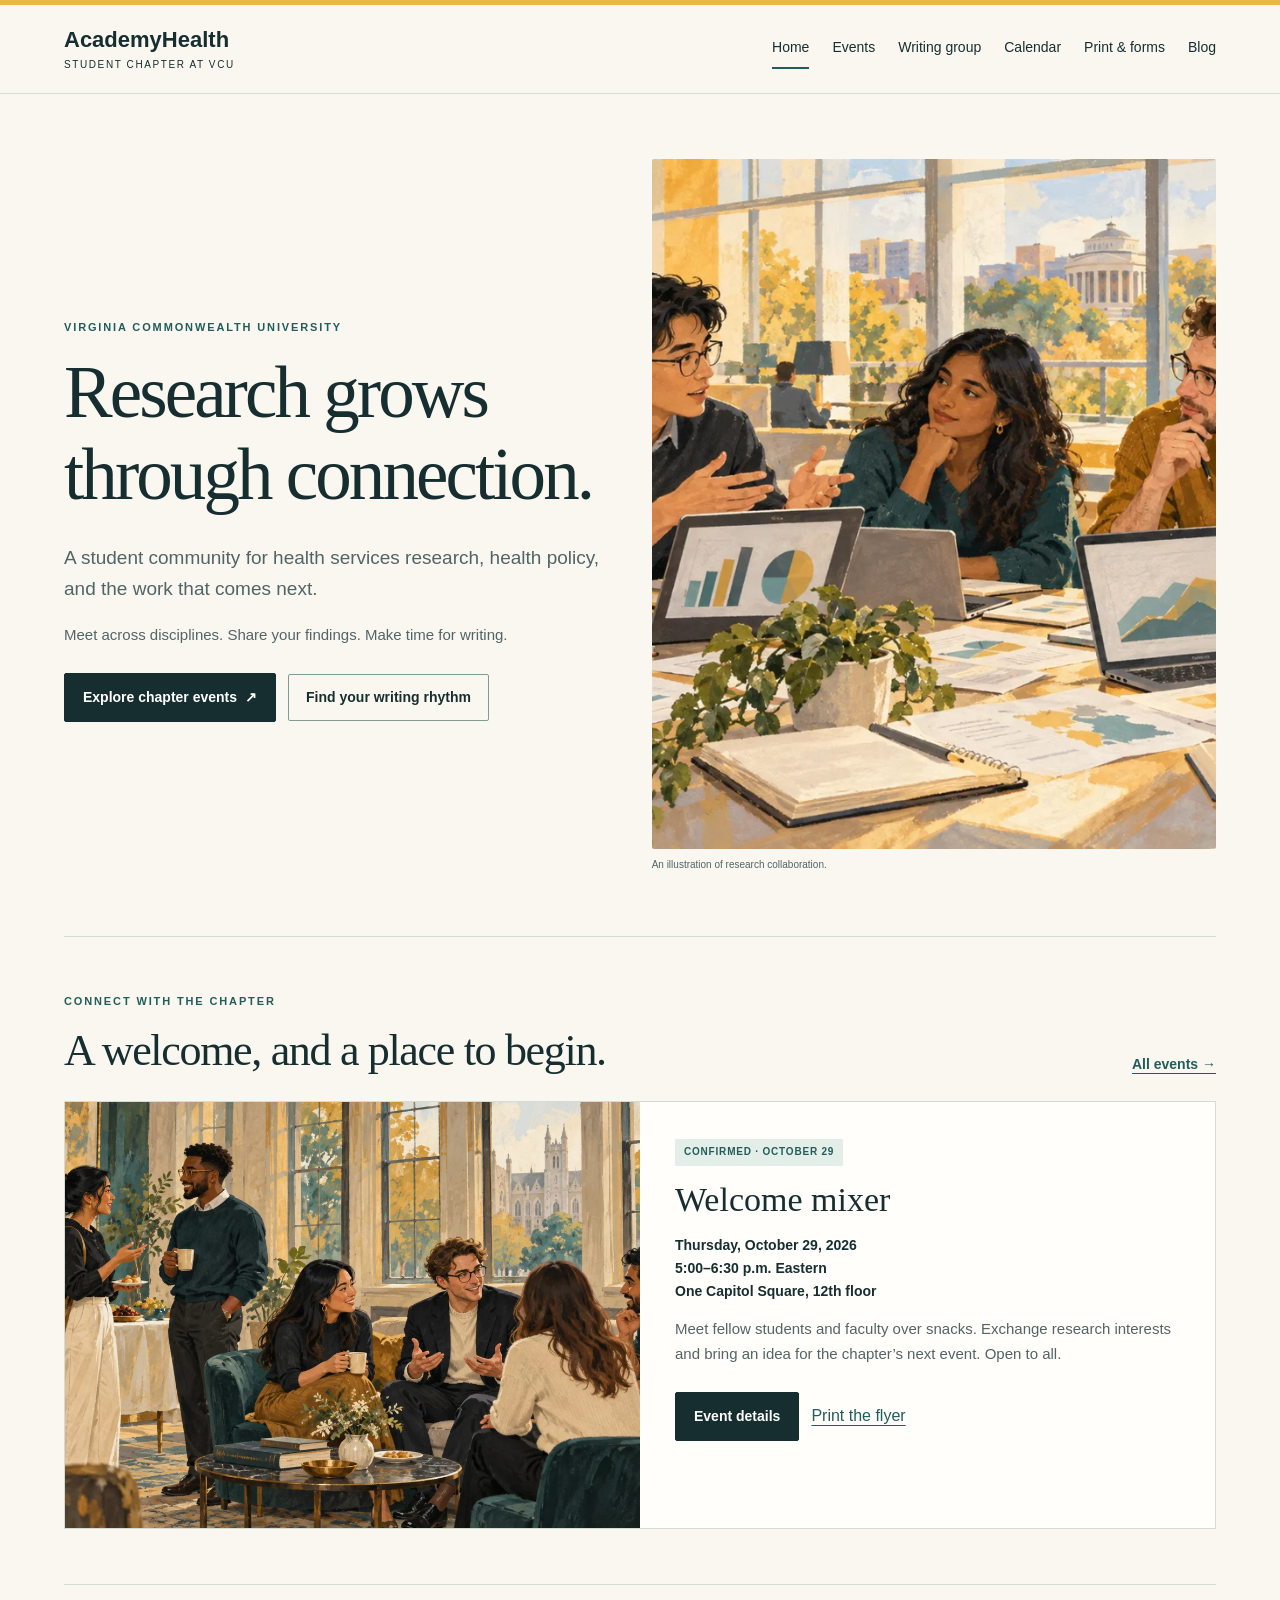
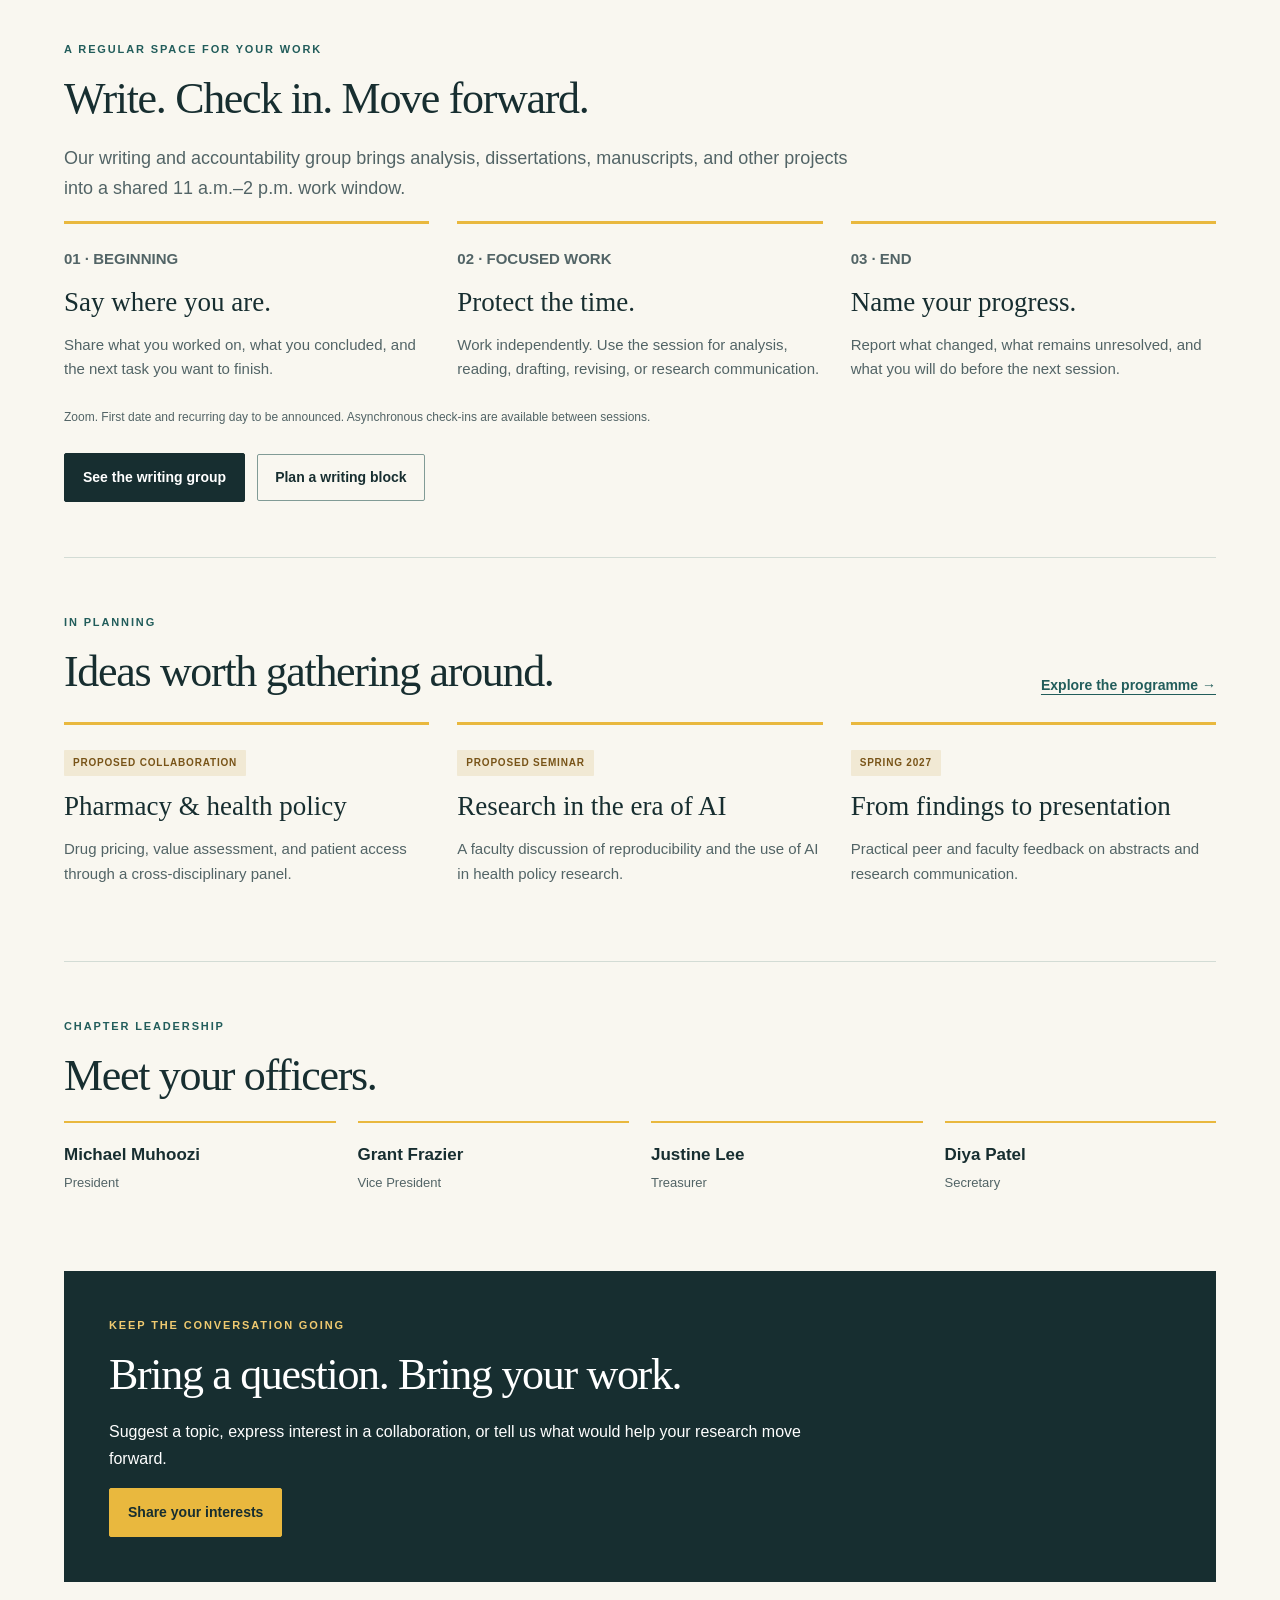
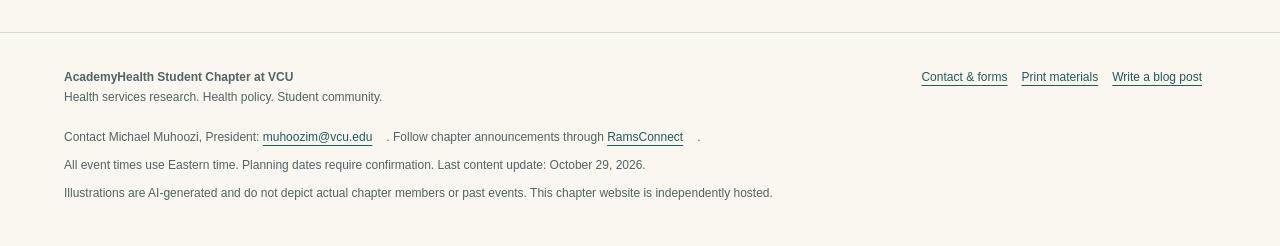
<file: index.html>
<!doctype html>
<html lang="en"><head><meta charset="utf-8"><meta name="viewport" content="width=device-width,initial-scale=1"><meta name="description" content="Research, writing, health policy, and community. Explore AcademyHealth Student Chapter at VCU events, writing resources, and printable forms."><meta name="color-scheme" content="light"><title>Research, writing &amp; community | AcademyHealth at VCU</title><link rel="icon" href="favicon.svg" type="image/svg+xml"><link rel="stylesheet" href="styles.css"><script src="site-data.js" defer></script><script src="calendar-utils.js" defer></script><script src="app.js" defer></script></head>
<body data-page="index"><a class="skip" href="#main">Skip to content</a><div class="topline"></div><header><nav class="wrap nav" aria-label="Main navigation"><a class="brand" href="index.html">AcademyHealth<small>Student Chapter at VCU</small></a><button class="menu-toggle" type="button" aria-expanded="false" aria-controls="navlinks">Menu</button><div id="navlinks" class="navlinks"><a href="index.html" aria-current="page">Home</a><a href="events.html">Events</a><a href="writing.html">Writing group</a><a href="calendar.html">Calendar</a><a href="resources.html">Print & forms</a><a href="blog.html">Blog</a></div></nav></header>
<main id="main" class="wrap">
<section class="hero"><div><p class="eyebrow">Virginia Commonwealth University</p><h1>Research grows<br>through connection.</h1><p class="lead">A student community for health services research, health policy, and the work that comes next.</p><p class="detail">Meet across disciplines. Share your findings. Make time for writing.</p><div class="actions"><a class="button" href="events.html">Explore chapter events <span aria-hidden="true">↗</span></a><a class="button secondary" href="writing.html">Find your writing rhythm</a></div></div><figure class="hero-image"><img src="research-collaboration.webp" alt="Illustrated graduate students discuss research around a table with laptops, charts, and notebooks." width="800" height="690"><figcaption>An illustration of research collaboration.</figcaption></figure></section>
<section class="section"><div class="section-head"><div><p class="eyebrow">Connect with the chapter</p><h2>A welcome, and a place to begin.</h2></div><a class="link-arrow" href="events.html">All events →</a></div><article class="feature"><img src="chapter-networking.webp" alt="Illustrated students exchange ideas at a campus gathering." width="800" height="590" loading="lazy"><div class="feature-content"><span class="status">Confirmed · October 29</span><h3>Welcome mixer</h3><p class="event-meta">Thursday, October 29, 2026<br>5:00–6:30 p.m. Eastern<br>One Capitol Square, 12th floor</p><p class="detail">Meet fellow students and faculty over snacks. Exchange research interests and bring an idea for the chapter’s next event. Open to all.</p><div class="actions"><a class="button" href="events.html#mixer">Event details</a><a href="mixer-flyer.pdf">Print the flyer</a></div></div></article></section>
<section class="section"><p class="eyebrow">A regular space for your work</p><h2>Write. Check in. Move forward.</h2><p class="intro">Our writing and accountability group brings analysis, dissertations, manuscripts, and other projects into a shared 11 a.m.–2 p.m. work window.</p><div class="three"><article class="tile"><p class="flow-number">01 · BEGINNING</p><h3>Say where you are.</h3><p>Share what you worked on, what you concluded, and the next task you want to finish.</p></article><article class="tile"><p class="flow-number">02 · FOCUSED WORK</p><h3>Protect the time.</h3><p>Work independently. Use the session for analysis, reading, drafting, revising, or research communication.</p></article><article class="tile"><p class="flow-number">03 · END</p><h3>Name your progress.</h3><p>Report what changed, what remains unresolved, and what you will do before the next session.</p></article></div><p class="small">Zoom. First date and recurring day to be announced. Asynchronous check-ins are available between sessions.</p><div class="actions"><a class="button" href="writing.html">See the writing group</a><a class="button secondary" href="calendar.html">Plan a writing block</a></div></section>
<section class="section"><div class="section-head"><div><p class="eyebrow">In planning</p><h2>Ideas worth gathering around.</h2></div><a class="link-arrow" href="events.html">Explore the programme →</a></div><div class="three"><article class="tile"><span class="status proposed">Proposed collaboration</span><h3>Pharmacy & health policy</h3><p>Drug pricing, value assessment, and patient access through a cross-disciplinary panel.</p></article><article class="tile"><span class="status proposed">Proposed seminar</span><h3>Research in the era of AI</h3><p>A faculty discussion of reproducibility and the use of AI in health policy research.</p></article><article class="tile"><span class="status proposed">Spring 2027</span><h3>From findings to presentation</h3><p>Practical peer and faculty feedback on abstracts and research communication.</p></article></div></section>
<section class="section"><p class="eyebrow">Chapter leadership</p><h2>Meet your officers.</h2><div class="people"><div class="person"><strong>Michael Muhoozi</strong><span>President</span></div><div class="person"><strong>Grant Frazier</strong><span>Vice President</span></div><div class="person"><strong>Justine Lee</strong><span>Treasurer</span></div><div class="person"><strong>Diya Patel</strong><span>Secretary</span></div></div></section>
<section class="band"><p class="eyebrow">Keep the conversation going</p><h2>Bring a question. Bring your work.</h2><p>Suggest a topic, express interest in a collaboration, or tell us what would help your research move forward.</p><a class="button light" href="forms.html#interest">Share your interests</a></section>
</main><footer class="footer"><div class="wrap"><div class="footer-top"><div><strong>AcademyHealth Student Chapter at VCU</strong><br>Health services research. Health policy. Student community.</div><div><a href="forms.html">Contact & forms</a><a href="resources.html">Print materials</a><a href="editor.html">Write a blog post</a></div></div><p>Contact Michael Muhoozi, President: <a href="mailto:muhoozim@vcu.edu">muhoozim@vcu.edu</a>. Follow chapter announcements through <a href="https://ramsconnect.vcu.edu/club_signup" target="_blank" rel="noopener noreferrer">RamsConnect</a>.</p><p>All event times use Eastern time. Planning dates require confirmation. Last content update: October 29, 2026.</p><p>Illustrations are AI-generated and do not depict actual chapter members or past events. This chapter website is independently hosted.</p></div></footer></body></html>
</file>
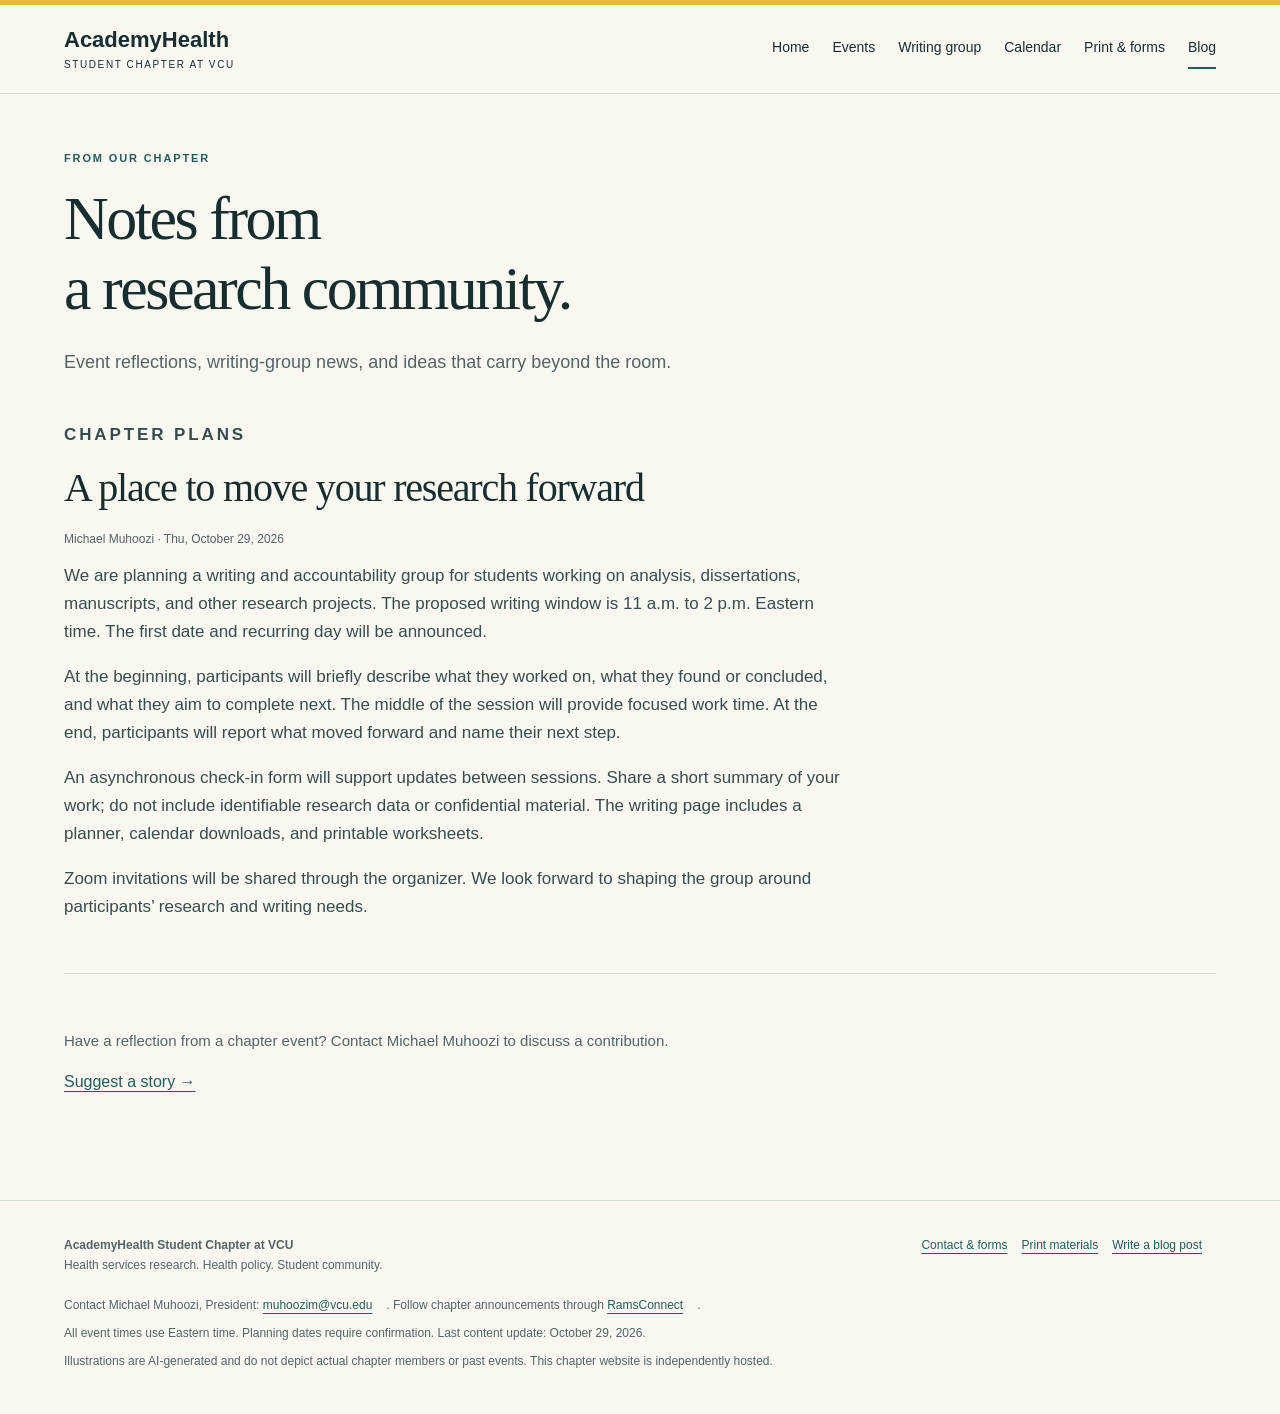
<file: blog.html>
<!doctype html>
<html lang="en"><head><meta charset="utf-8"><meta name="viewport" content="width=device-width,initial-scale=1"><meta name="description" content="Research, writing, health policy, and community. Explore AcademyHealth Student Chapter at VCU events, writing resources, and printable forms."><meta name="color-scheme" content="light"><title>Chapter blog | AcademyHealth at VCU</title><link rel="icon" href="favicon.svg" type="image/svg+xml"><link rel="stylesheet" href="styles.css"><script src="site-data.js" defer></script><script src="calendar-utils.js" defer></script><script src="app.js" defer></script></head>
<body data-page="blog"><a class="skip" href="#main">Skip to content</a><div class="topline"></div><header><nav class="wrap nav" aria-label="Main navigation"><a class="brand" href="index.html">AcademyHealth<small>Student Chapter at VCU</small></a><button class="menu-toggle" type="button" aria-expanded="false" aria-controls="navlinks">Menu</button><div id="navlinks" class="navlinks"><a href="index.html">Home</a><a href="events.html">Events</a><a href="writing.html">Writing group</a><a href="calendar.html">Calendar</a><a href="resources.html">Print & forms</a><a href="blog.html" aria-current="page">Blog</a></div></nav></header>
<main id="main" class="wrap">
<section class="page-title"><p class="eyebrow">From our chapter</p><h1>Notes from<br>a research community.</h1><p class="intro">Event reflections, writing-group news, and ideas that carry beyond the room.</p></section><section id="blog-posts" aria-label="Chapter blog posts"></section><section class="section"><p class="detail">Have a reflection from a chapter event? Contact Michael Muhoozi to discuss a contribution.</p><a href="forms.html?form=topic#topic">Suggest a story →</a></section>
</main><footer class="footer"><div class="wrap"><div class="footer-top"><div><strong>AcademyHealth Student Chapter at VCU</strong><br>Health services research. Health policy. Student community.</div><div><a href="forms.html">Contact & forms</a><a href="resources.html">Print materials</a><a href="editor.html">Write a blog post</a></div></div><p>Contact Michael Muhoozi, President: <a href="mailto:muhoozim@vcu.edu">muhoozim@vcu.edu</a>. Follow chapter announcements through <a href="https://ramsconnect.vcu.edu/club_signup" target="_blank" rel="noopener noreferrer">RamsConnect</a>.</p><p>All event times use Eastern time. Planning dates require confirmation. Last content update: October 29, 2026.</p><p>Illustrations are AI-generated and do not depict actual chapter members or past events. This chapter website is independently hosted.</p></div></footer></body></html>
</file>
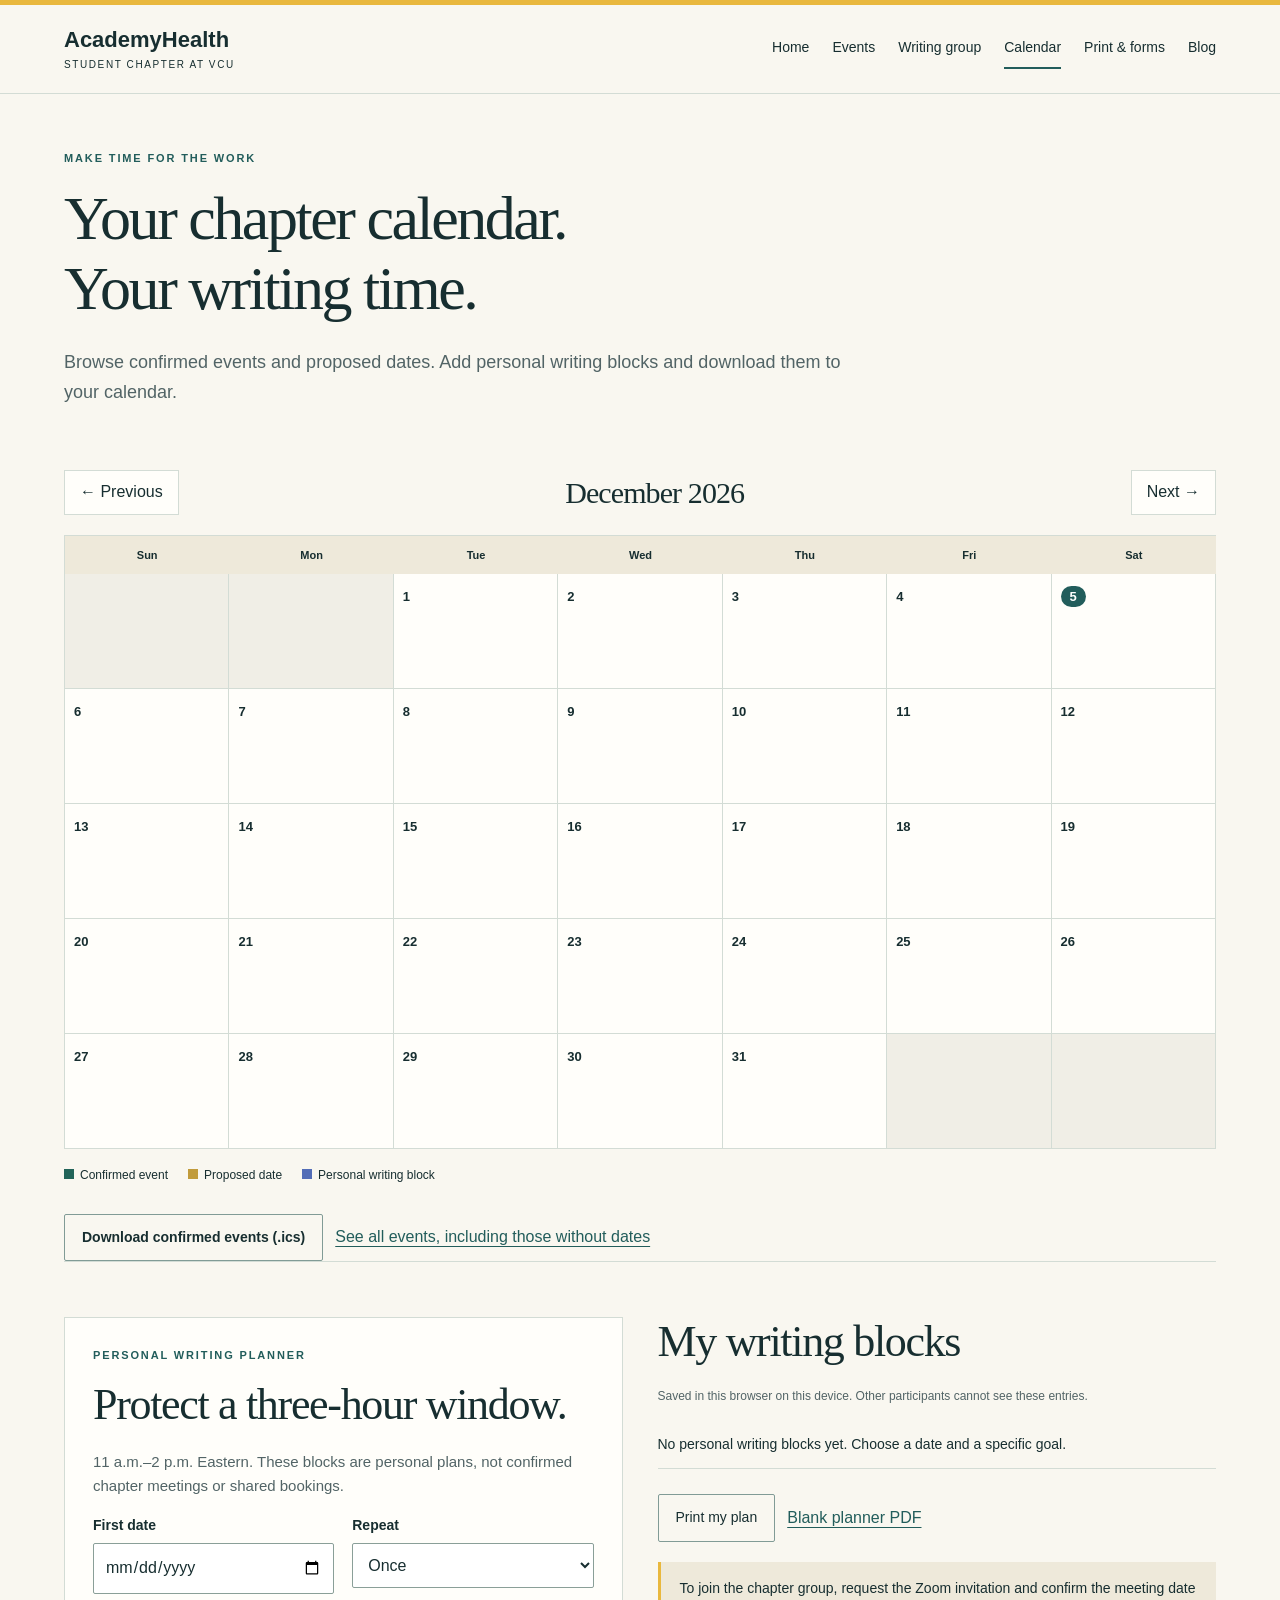
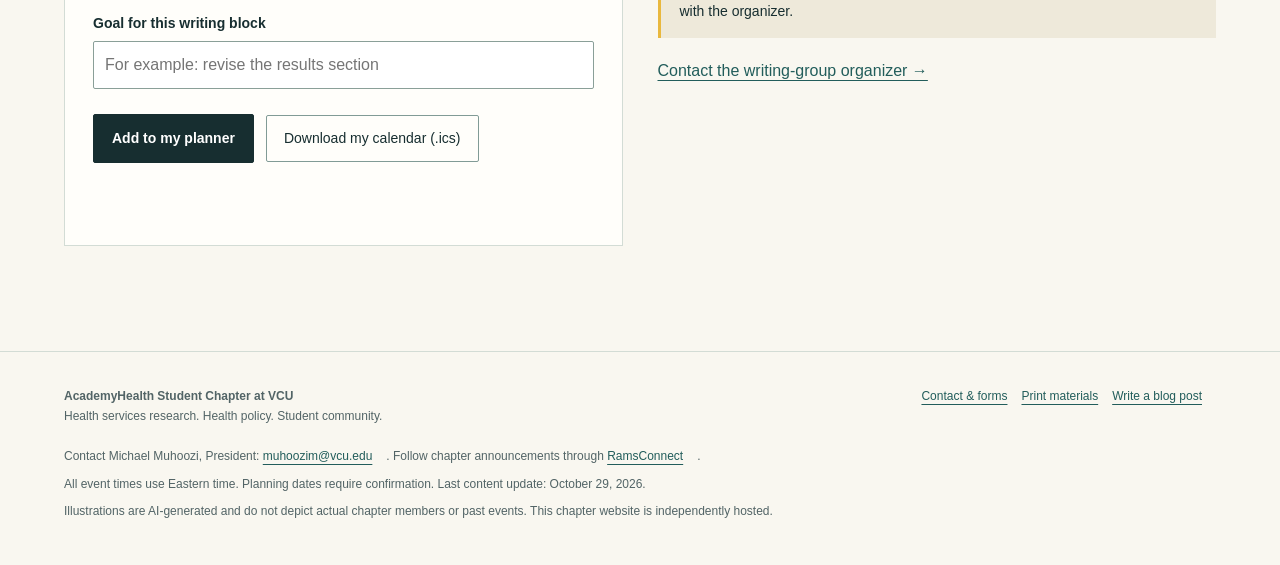
<file: calendar.html>
<!doctype html>
<html lang="en"><head><meta charset="utf-8"><meta name="viewport" content="width=device-width,initial-scale=1"><meta name="description" content="Research, writing, health policy, and community. Explore AcademyHealth Student Chapter at VCU events, writing resources, and printable forms."><meta name="color-scheme" content="light"><title>Calendar &amp; writing planner | AcademyHealth at VCU</title><link rel="icon" href="favicon.svg" type="image/svg+xml"><link rel="stylesheet" href="styles.css"><script src="site-data.js" defer></script><script src="calendar-utils.js" defer></script><script src="app.js" defer></script></head>
<body data-page="calendar"><a class="skip" href="#main">Skip to content</a><div class="topline"></div><header><nav class="wrap nav" aria-label="Main navigation"><a class="brand" href="index.html">AcademyHealth<small>Student Chapter at VCU</small></a><button class="menu-toggle" type="button" aria-expanded="false" aria-controls="navlinks">Menu</button><div id="navlinks" class="navlinks"><a href="index.html">Home</a><a href="events.html">Events</a><a href="writing.html">Writing group</a><a href="calendar.html" aria-current="page">Calendar</a><a href="resources.html">Print & forms</a><a href="blog.html">Blog</a></div></nav></header>
<main id="main" class="wrap">
<section class="page-title"><p class="eyebrow">Make time for the work</p><h1>Your chapter calendar.<br>Your writing time.</h1><p class="intro">Browse confirmed events and proposed dates. Add personal writing blocks and download them to your calendar.</p></section>
<div class="calendar-toolbar"><button id="previous-month" type="button" aria-label="Previous month">← Previous</button><h2 id="calendar-title" aria-live="polite"></h2><button id="next-month" type="button" aria-label="Next month">Next →</button></div><div id="calendar-grid" class="calendar" role="group" aria-label="Monthly event calendar"></div><div class="legend"><span>Confirmed event</span><span>Proposed date</span><span>Personal writing block</span></div><div class="actions no-print"><a class="button secondary" href="chapter-events.ics" download>Download confirmed events (.ics)</a><a href="events.html">See all events, including those without dates</a></div>
<section id="planner" class="section two"><div class="panel"><p class="eyebrow">Personal writing planner</p><h2>Protect a three-hour window.</h2><p class="detail">11 a.m.–2 p.m. Eastern. These blocks are personal plans, not confirmed chapter meetings or shared bookings.</p><form id="planner-form"><div class="form-grid"><div><label for="block-date">First date</label><input id="block-date" name="date" type="date" required></div><div><label for="block-repeat">Repeat</label><select id="block-repeat" name="repeat"><option value="1">Once</option><option value="4">Weekly, 4 sessions</option><option value="8">Weekly, 8 sessions</option><option value="12">Weekly, 12 sessions</option></select></div><div class="full"><label for="block-goal">Goal for this writing block</label><input id="block-goal" name="goal" maxlength="160" placeholder="For example: revise the results section" required></div></div><div class="actions"><button class="primary" type="submit">Add to my planner</button><button class="secondary" id="download-blocks" type="button">Download my calendar (.ics)</button></div><p id="planner-feedback" class="feedback" role="status"></p></form></div><div><h2>My writing blocks</h2><p class="small">Saved in this browser on this device. Other participants cannot see these entries.</p><ul id="block-list" class="block-list"></ul><div class="actions"><button type="button" class="secondary" id="print-planner">Print my plan</button><a href="weekly-writing-planner.pdf">Blank planner PDF</a></div><div class="notice">To join the chapter group, request the Zoom invitation and confirm the meeting date with the organizer.</div><a href="forms.html?form=interest&event=writing#interest">Contact the writing-group organizer →</a></div></section>
</main><footer class="footer"><div class="wrap"><div class="footer-top"><div><strong>AcademyHealth Student Chapter at VCU</strong><br>Health services research. Health policy. Student community.</div><div><a href="forms.html">Contact & forms</a><a href="resources.html">Print materials</a><a href="editor.html">Write a blog post</a></div></div><p>Contact Michael Muhoozi, President: <a href="mailto:muhoozim@vcu.edu">muhoozim@vcu.edu</a>. Follow chapter announcements through <a href="https://ramsconnect.vcu.edu/club_signup" target="_blank" rel="noopener noreferrer">RamsConnect</a>.</p><p>All event times use Eastern time. Planning dates require confirmation. Last content update: October 29, 2026.</p><p>Illustrations are AI-generated and do not depict actual chapter members or past events. This chapter website is independently hosted.</p></div></footer></body></html>
</file>
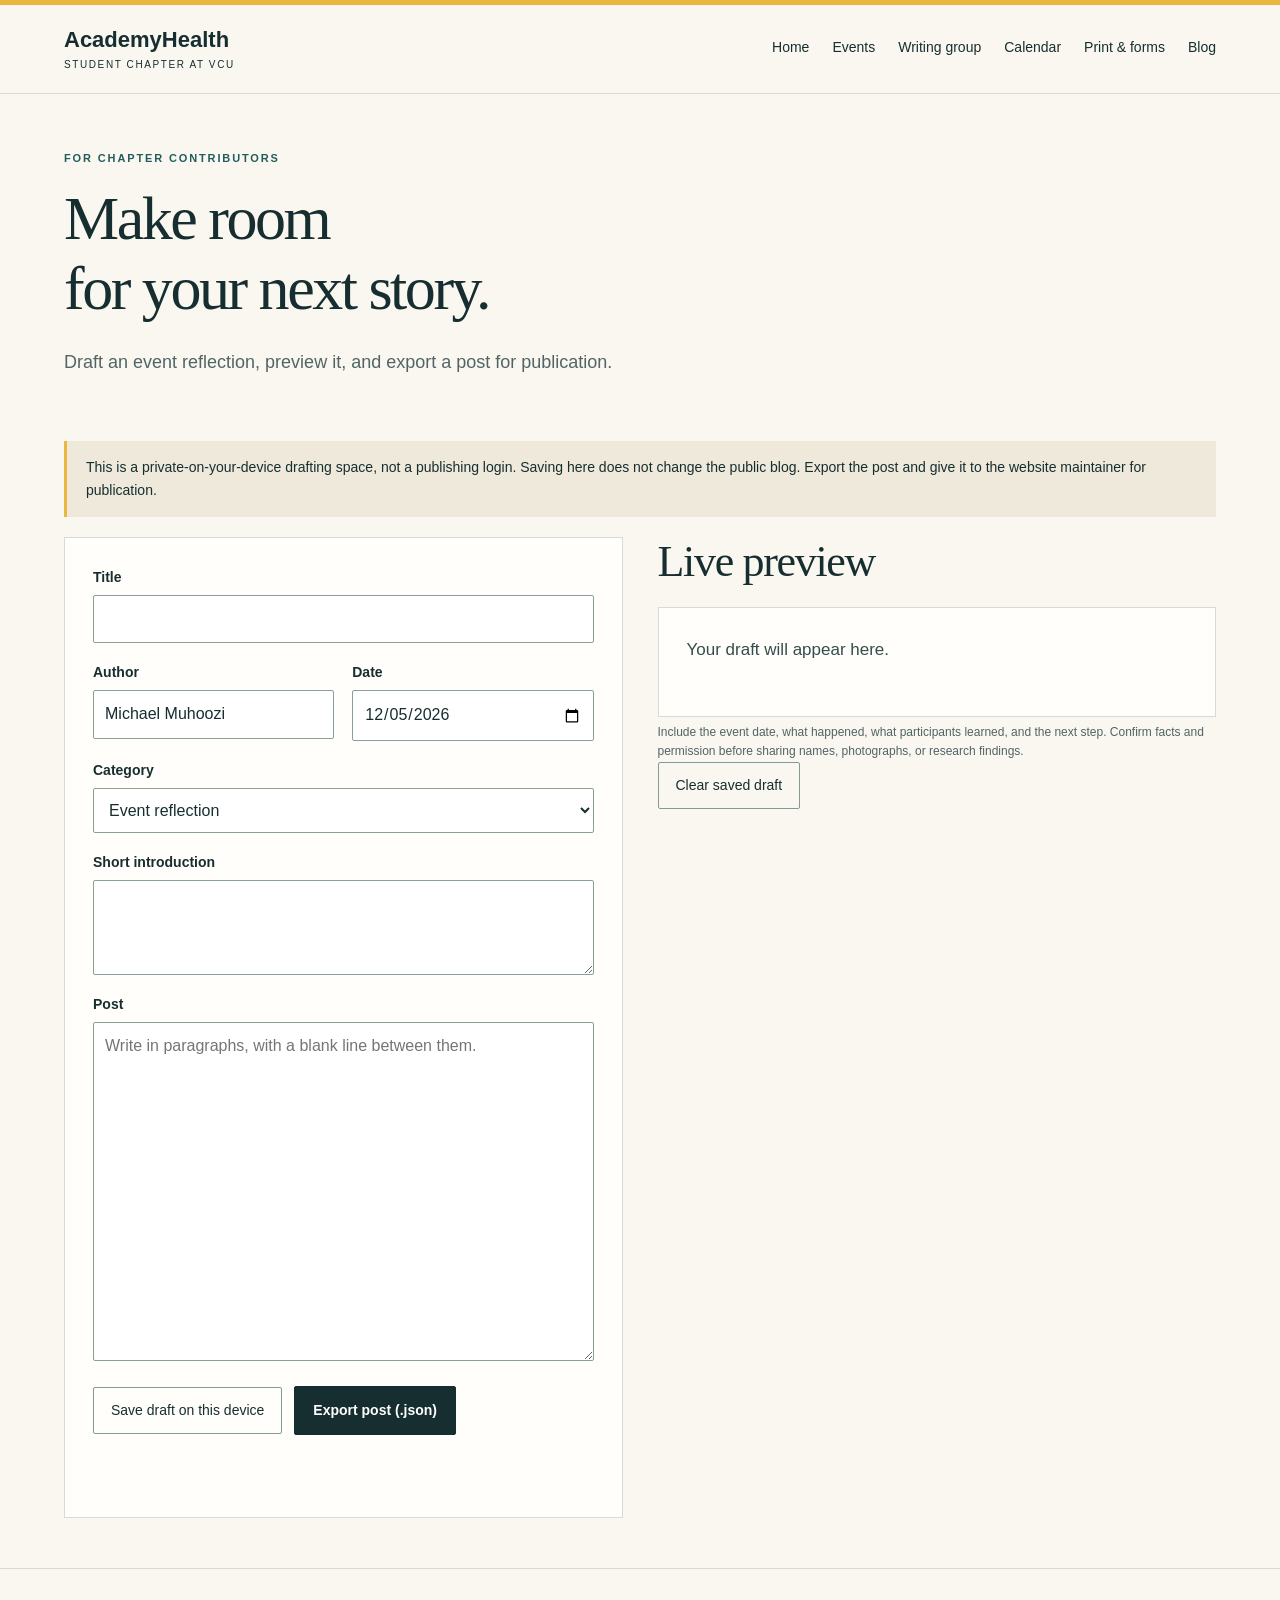
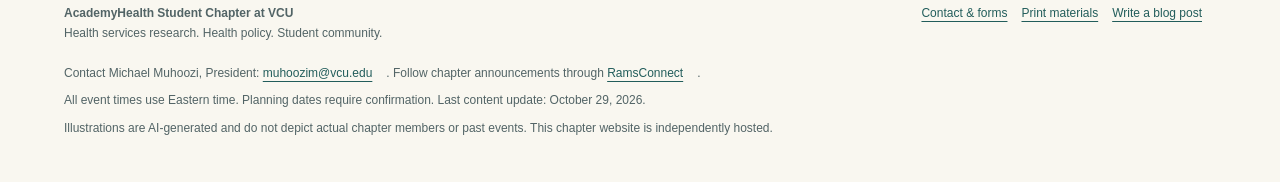
<file: editor.html>
<!doctype html>
<html lang="en"><head><meta charset="utf-8"><meta name="viewport" content="width=device-width,initial-scale=1"><meta name="description" content="Research, writing, health policy, and community. Explore AcademyHealth Student Chapter at VCU events, writing resources, and printable forms."><meta name="color-scheme" content="light"><title>Blog writing workspace | AcademyHealth at VCU</title><link rel="icon" href="favicon.svg" type="image/svg+xml"><link rel="stylesheet" href="styles.css"><script src="site-data.js" defer></script><script src="calendar-utils.js" defer></script><script src="app.js" defer></script></head>
<body data-page="editor"><a class="skip" href="#main">Skip to content</a><div class="topline"></div><header><nav class="wrap nav" aria-label="Main navigation"><a class="brand" href="index.html">AcademyHealth<small>Student Chapter at VCU</small></a><button class="menu-toggle" type="button" aria-expanded="false" aria-controls="navlinks">Menu</button><div id="navlinks" class="navlinks"><a href="index.html">Home</a><a href="events.html">Events</a><a href="writing.html">Writing group</a><a href="calendar.html">Calendar</a><a href="resources.html">Print & forms</a><a href="blog.html">Blog</a></div></nav></header>
<main id="main" class="wrap">
<section class="page-title"><p class="eyebrow">For chapter contributors</p><h1>Make room<br>for your next story.</h1><p class="intro">Draft an event reflection, preview it, and export a post for publication.</p></section><div class="notice">This is a private-on-your-device drafting space, not a publishing login. Saving here does not change the public blog. Export the post and give it to the website maintainer for publication.</div>
<section class="two"><form id="blog-editor" class="panel"><div class="form-grid"><div class="full"><label for="post-title">Title</label><input id="post-title" name="title" maxlength="120" required></div><div><label for="post-author">Author</label><input id="post-author" name="author" value="Michael Muhoozi" maxlength="80" required></div><div><label for="post-date">Date</label><input id="post-date" name="date" type="date" required></div><div class="full"><label for="post-category">Category</label><select id="post-category" name="category"><option>Event reflection</option><option>Writing group</option><option>Chapter news</option><option>Research & policy</option></select></div><div class="full"><label for="post-summary">Short introduction</label><textarea id="post-summary" name="summary" maxlength="350" required></textarea></div><div class="full"><label for="post-body">Post</label><textarea id="post-body" name="body" rows="12" maxlength="20000" placeholder="Write in paragraphs, with a blank line between them." required></textarea></div></div><div class="actions"><button type="button" class="secondary" id="save-draft">Save draft on this device</button><button class="primary" type="submit">Export post (.json)</button></div><p id="editor-feedback" class="feedback" role="status"></p></form><aside><h2>Live preview</h2><article id="post-preview" class="panel post" aria-live="polite"><p>Your draft will appear here.</p></article><p class="small">Include the event date, what happened, what participants learned, and the next step. Confirm facts and permission before sharing names, photographs, or research findings.</p><button id="clear-draft" class="secondary" type="button">Clear saved draft</button></aside></section>
</main><footer class="footer"><div class="wrap"><div class="footer-top"><div><strong>AcademyHealth Student Chapter at VCU</strong><br>Health services research. Health policy. Student community.</div><div><a href="forms.html">Contact & forms</a><a href="resources.html">Print materials</a><a href="editor.html">Write a blog post</a></div></div><p>Contact Michael Muhoozi, President: <a href="mailto:muhoozim@vcu.edu">muhoozim@vcu.edu</a>. Follow chapter announcements through <a href="https://ramsconnect.vcu.edu/club_signup" target="_blank" rel="noopener noreferrer">RamsConnect</a>.</p><p>All event times use Eastern time. Planning dates require confirmation. Last content update: October 29, 2026.</p><p>Illustrations are AI-generated and do not depict actual chapter members or past events. This chapter website is independently hosted.</p></div></footer></body></html>
</file>
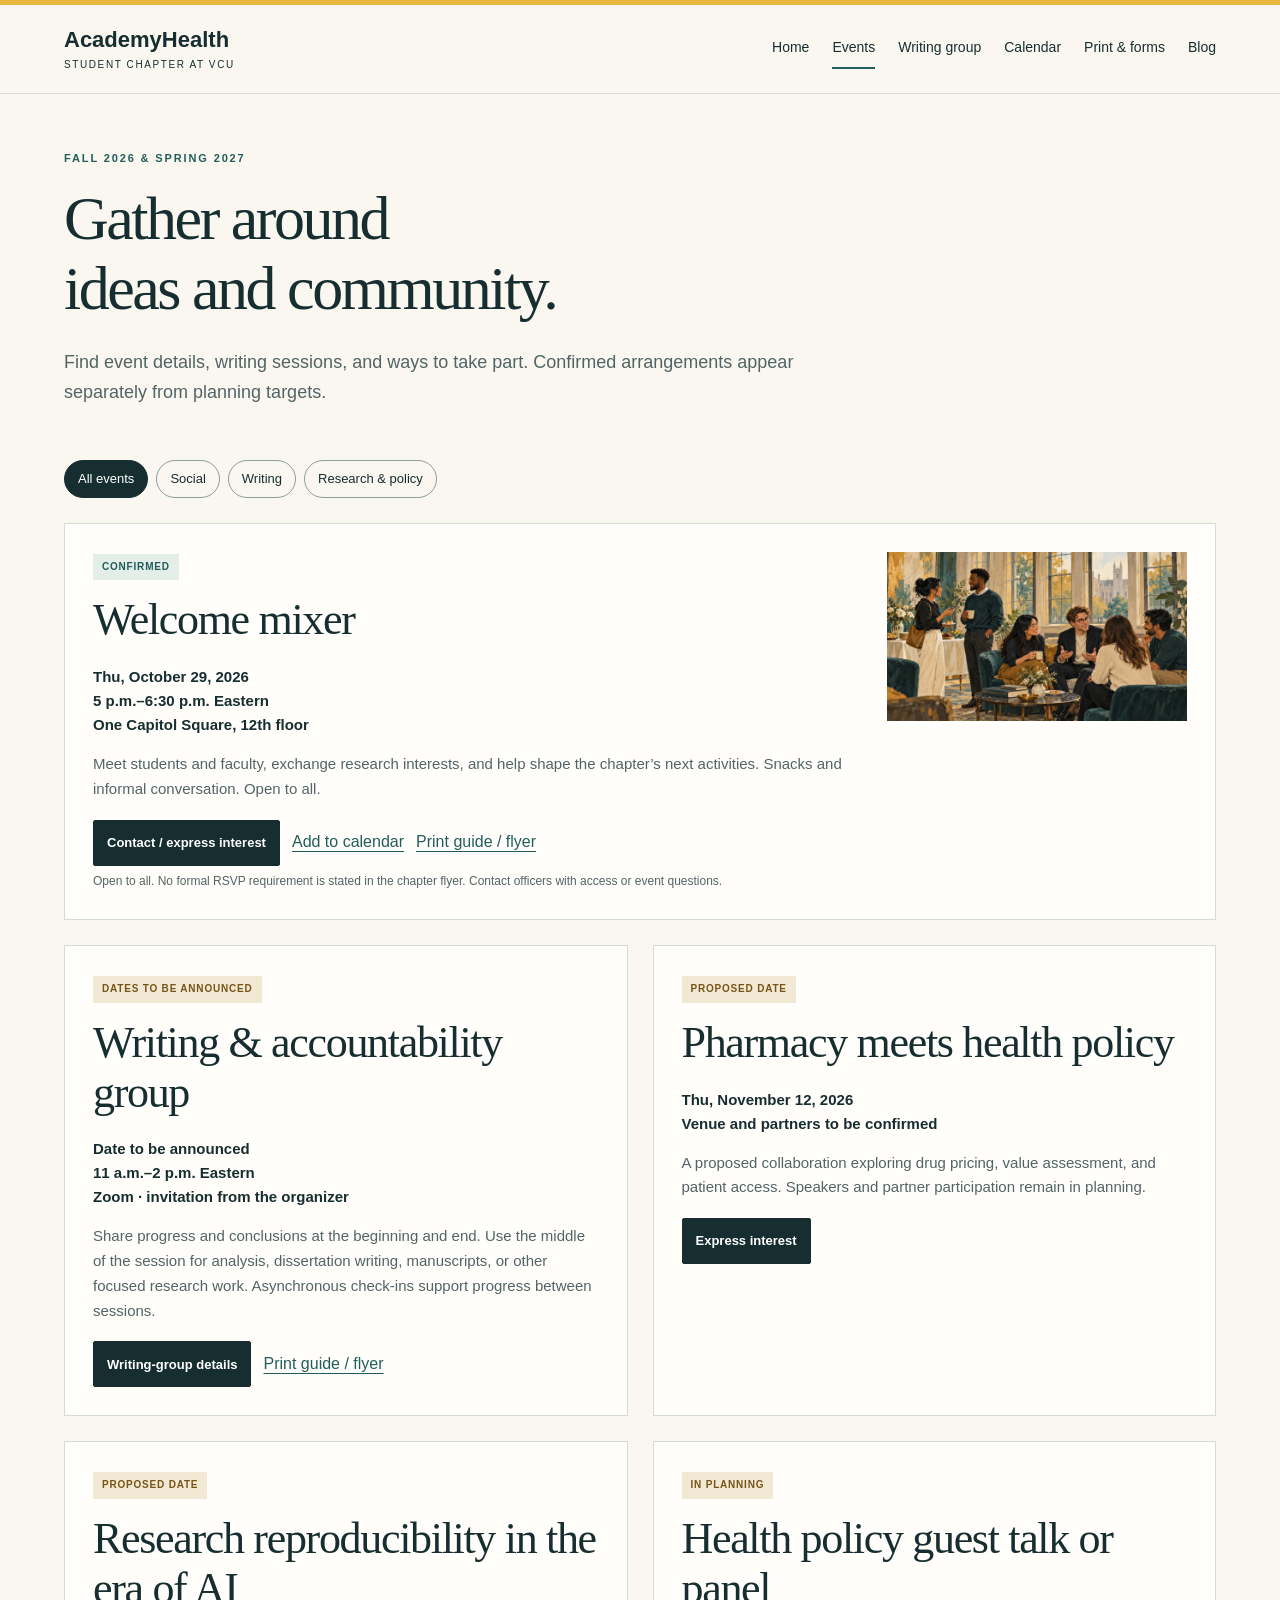
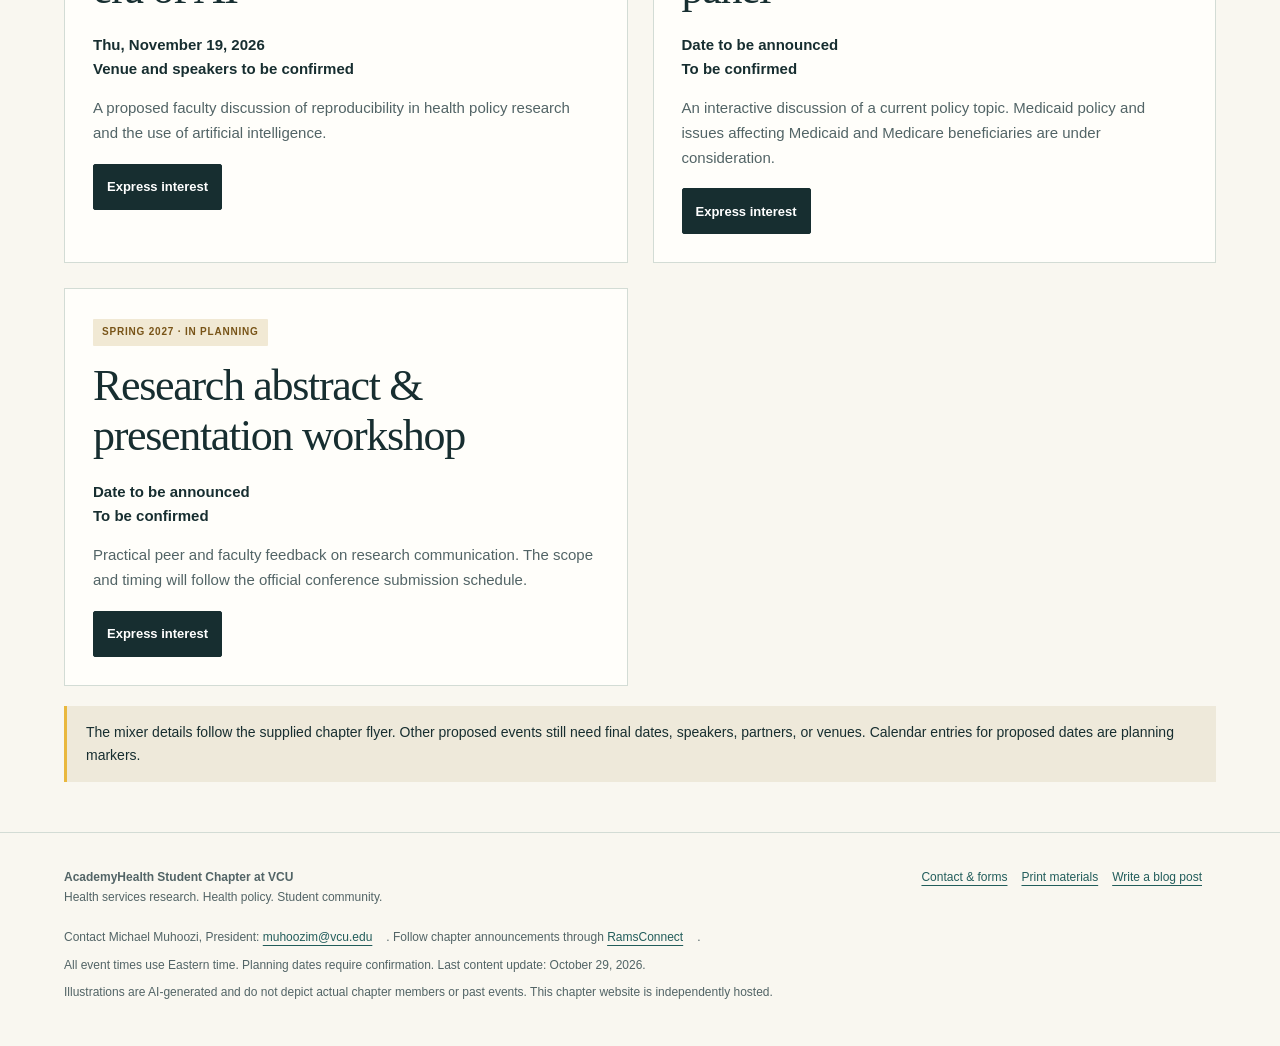
<file: events.html>
<!doctype html>
<html lang="en"><head><meta charset="utf-8"><meta name="viewport" content="width=device-width,initial-scale=1"><meta name="description" content="Research, writing, health policy, and community. Explore AcademyHealth Student Chapter at VCU events, writing resources, and printable forms."><meta name="color-scheme" content="light"><title>Chapter events | AcademyHealth at VCU</title><link rel="icon" href="favicon.svg" type="image/svg+xml"><link rel="stylesheet" href="styles.css"><script src="site-data.js" defer></script><script src="calendar-utils.js" defer></script><script src="app.js" defer></script></head>
<body data-page="events"><a class="skip" href="#main">Skip to content</a><div class="topline"></div><header><nav class="wrap nav" aria-label="Main navigation"><a class="brand" href="index.html">AcademyHealth<small>Student Chapter at VCU</small></a><button class="menu-toggle" type="button" aria-expanded="false" aria-controls="navlinks">Menu</button><div id="navlinks" class="navlinks"><a href="index.html">Home</a><a href="events.html" aria-current="page">Events</a><a href="writing.html">Writing group</a><a href="calendar.html">Calendar</a><a href="resources.html">Print & forms</a><a href="blog.html">Blog</a></div></nav></header>
<main id="main" class="wrap">
<section class="page-title"><p class="eyebrow">Fall 2026 & spring 2027</p><h1>Gather around<br>ideas and community.</h1><p class="intro">Find event details, writing sessions, and ways to take part. Confirmed arrangements appear separately from planning targets.</p></section>
<div class="chips no-print" role="group" aria-label="Filter events"><button type="button" data-filter="all" aria-pressed="true">All events</button><button type="button" data-filter="Social" aria-pressed="false">Social</button><button type="button" data-filter="Writing" aria-pressed="false">Writing</button><button type="button" data-filter="Research" aria-pressed="false">Research & policy</button></div>
<section id="event-list" class="event-list" aria-label="Chapter event list"><p>Loading event details. Contact the chapter president if this list does not appear.</p></section><div class="notice">The mixer details follow the supplied chapter flyer. Other proposed events still need final dates, speakers, partners, or venues. Calendar entries for proposed dates are planning markers.</div>
</main><footer class="footer"><div class="wrap"><div class="footer-top"><div><strong>AcademyHealth Student Chapter at VCU</strong><br>Health services research. Health policy. Student community.</div><div><a href="forms.html">Contact & forms</a><a href="resources.html">Print materials</a><a href="editor.html">Write a blog post</a></div></div><p>Contact Michael Muhoozi, President: <a href="mailto:muhoozim@vcu.edu">muhoozim@vcu.edu</a>. Follow chapter announcements through <a href="https://ramsconnect.vcu.edu/club_signup" target="_blank" rel="noopener noreferrer">RamsConnect</a>.</p><p>All event times use Eastern time. Planning dates require confirmation. Last content update: October 29, 2026.</p><p>Illustrations are AI-generated and do not depict actual chapter members or past events. This chapter website is independently hosted.</p></div></footer></body></html>
</file>
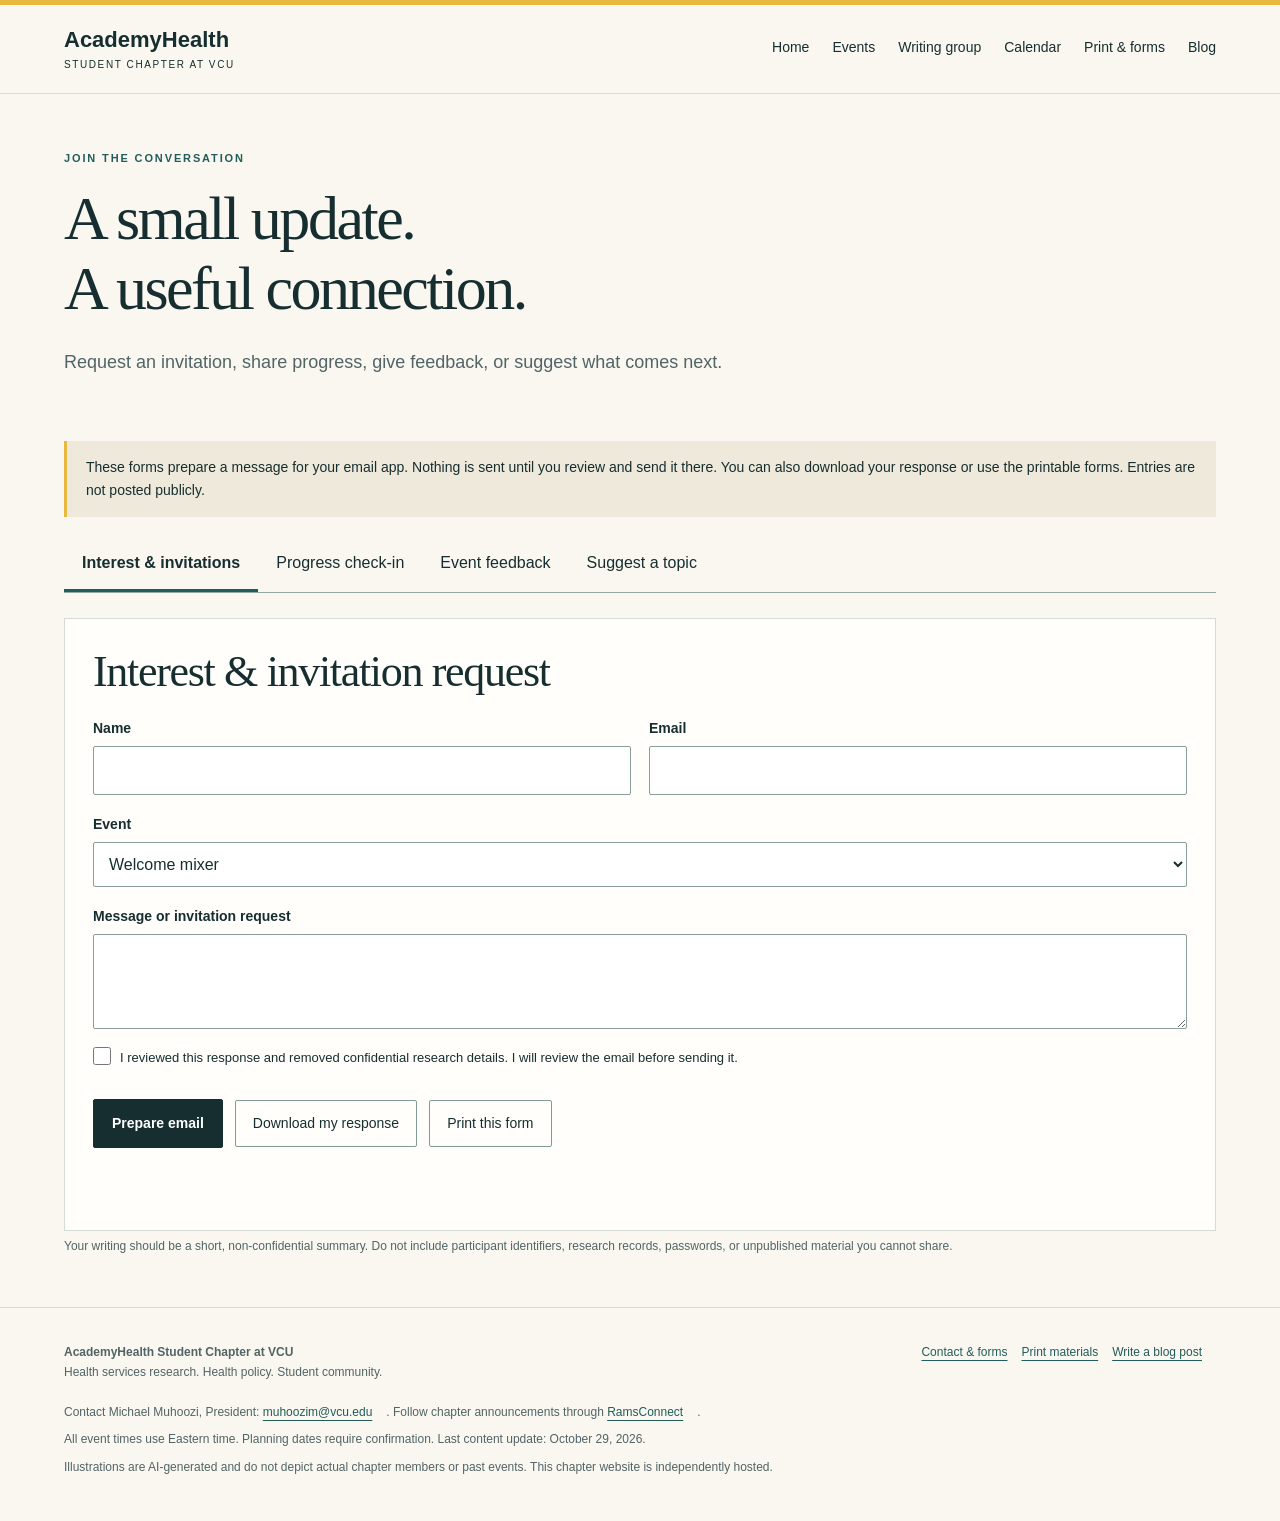
<file: forms.html>
<!doctype html>
<html lang="en"><head><meta charset="utf-8"><meta name="viewport" content="width=device-width,initial-scale=1"><meta name="description" content="Research, writing, health policy, and community. Explore AcademyHealth Student Chapter at VCU events, writing resources, and printable forms."><meta name="color-scheme" content="light"><title>Chapter forms | AcademyHealth at VCU</title><link rel="icon" href="favicon.svg" type="image/svg+xml"><link rel="stylesheet" href="styles.css"><script src="site-data.js" defer></script><script src="calendar-utils.js" defer></script><script src="app.js" defer></script></head>
<body data-page="forms"><a class="skip" href="#main">Skip to content</a><div class="topline"></div><header><nav class="wrap nav" aria-label="Main navigation"><a class="brand" href="index.html">AcademyHealth<small>Student Chapter at VCU</small></a><button class="menu-toggle" type="button" aria-expanded="false" aria-controls="navlinks">Menu</button><div id="navlinks" class="navlinks"><a href="index.html">Home</a><a href="events.html">Events</a><a href="writing.html">Writing group</a><a href="calendar.html">Calendar</a><a href="resources.html">Print & forms</a><a href="blog.html">Blog</a></div></nav></header>
<main id="main" class="wrap">
<section class="page-title"><p class="eyebrow">Join the conversation</p><h1>A small update.<br>A useful connection.</h1><p class="intro">Request an invitation, share progress, give feedback, or suggest what comes next.</p></section><div class="notice">These forms prepare a message for your email app. Nothing is sent until you review and send it there. You can also download your response or use the printable forms. Entries are not posted publicly.</div>
<div class="form-tabs no-print" role="tablist" aria-label="Choose a chapter form"><button id="tab-interest" role="tab" type="button" data-form="interest" aria-selected="true" aria-controls="interest">Interest & invitations</button><button id="tab-progress" role="tab" type="button" data-form="progress" aria-selected="false" aria-controls="progress">Progress check-in</button><button id="tab-feedback" role="tab" type="button" data-form="feedback" aria-selected="false" aria-controls="feedback">Event feedback</button><button id="tab-topic" role="tab" type="button" data-form="topic" aria-selected="false" aria-controls="topic">Suggest a topic</button></div>
<div id="forms-container"></div><p class="small">Your writing should be a short, non-confidential summary. Do not include participant identifiers, research records, passwords, or unpublished material you cannot share.</p>
</main><footer class="footer"><div class="wrap"><div class="footer-top"><div><strong>AcademyHealth Student Chapter at VCU</strong><br>Health services research. Health policy. Student community.</div><div><a href="forms.html">Contact & forms</a><a href="resources.html">Print materials</a><a href="editor.html">Write a blog post</a></div></div><p>Contact Michael Muhoozi, President: <a href="mailto:muhoozim@vcu.edu">muhoozim@vcu.edu</a>. Follow chapter announcements through <a href="https://ramsconnect.vcu.edu/club_signup" target="_blank" rel="noopener noreferrer">RamsConnect</a>.</p><p>All event times use Eastern time. Planning dates require confirmation. Last content update: October 29, 2026.</p><p>Illustrations are AI-generated and do not depict actual chapter members or past events. This chapter website is independently hosted.</p></div></footer></body></html>
</file>
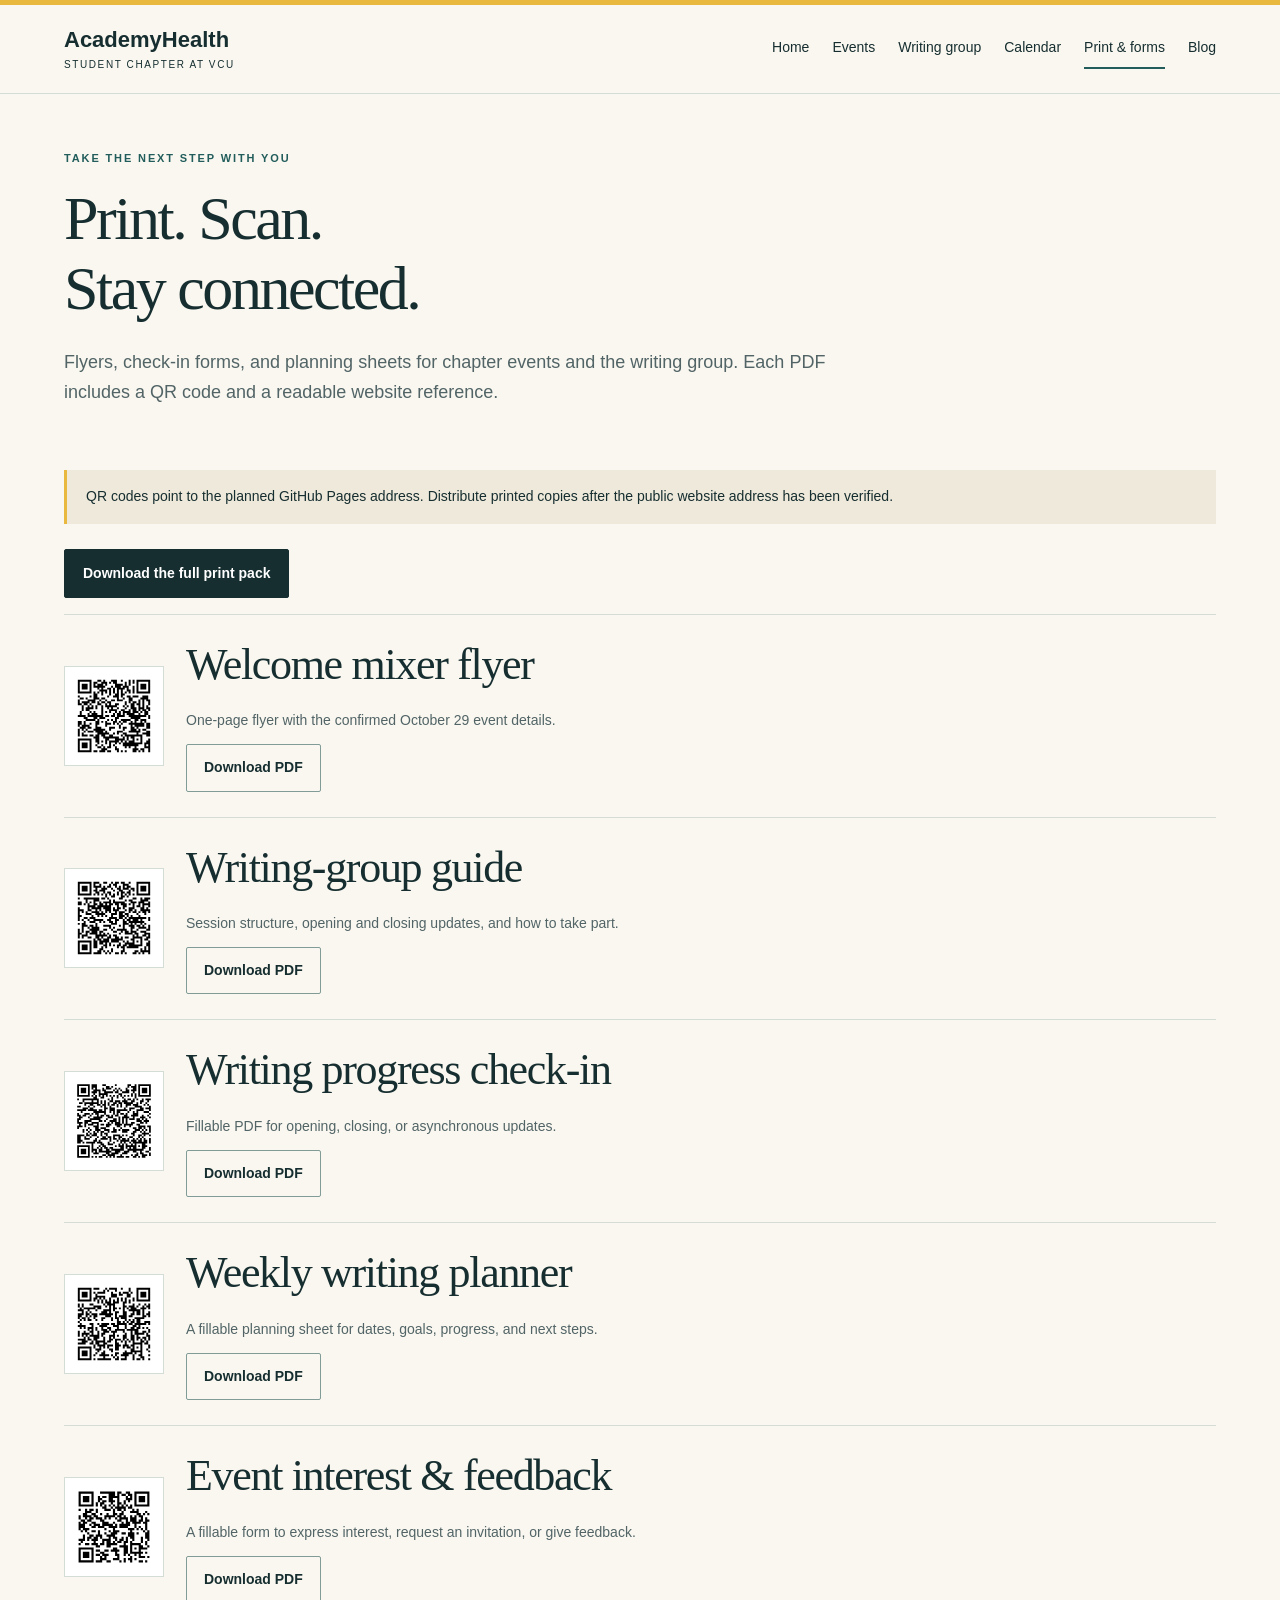
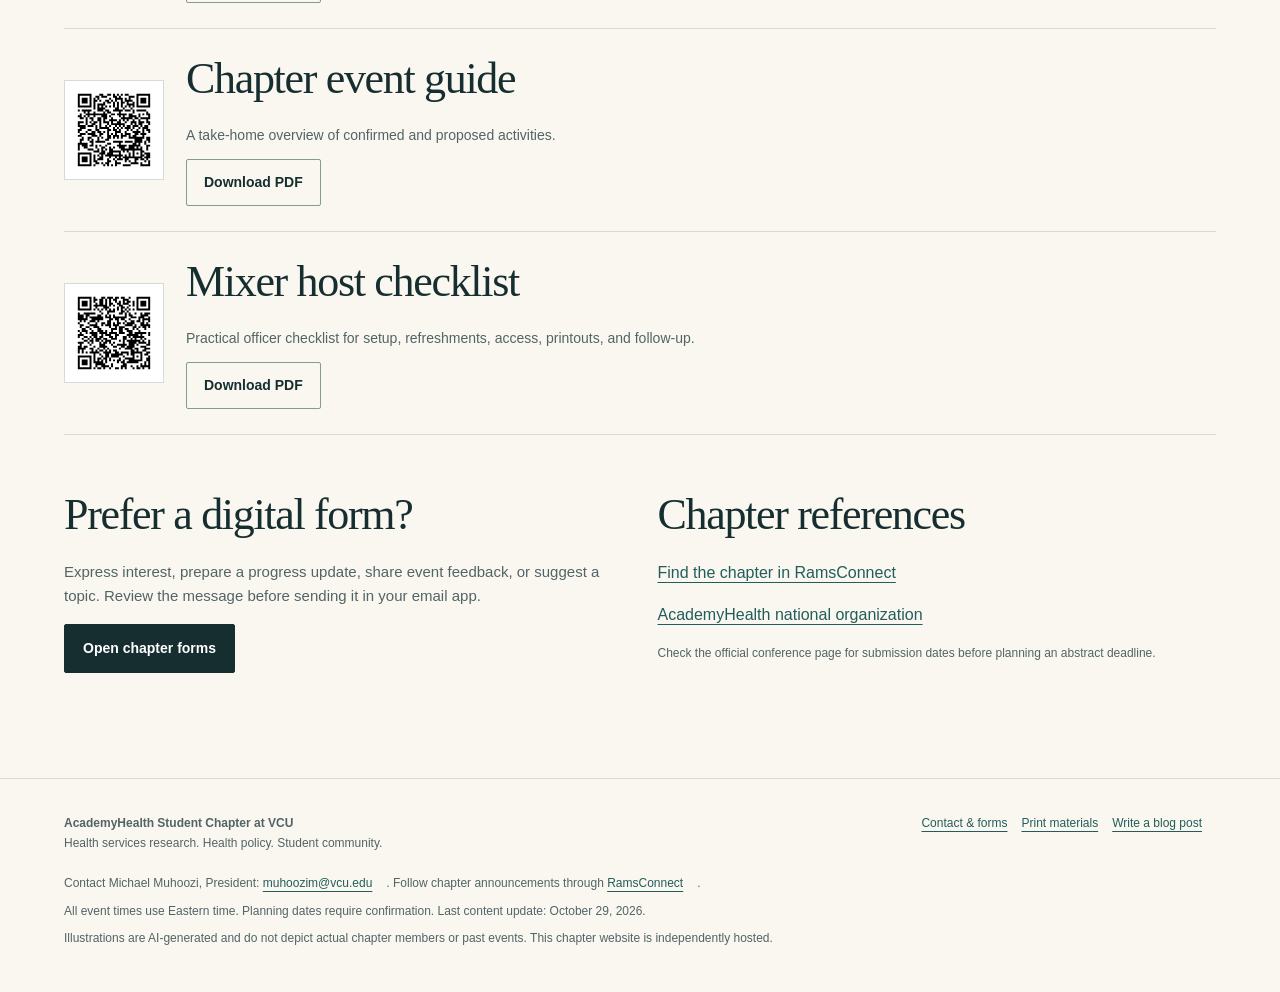
<file: resources.html>
<!doctype html>
<html lang="en"><head><meta charset="utf-8"><meta name="viewport" content="width=device-width,initial-scale=1"><meta name="description" content="Research, writing, health policy, and community. Explore AcademyHealth Student Chapter at VCU events, writing resources, and printable forms."><meta name="color-scheme" content="light"><title>Printable resources | AcademyHealth at VCU</title><link rel="icon" href="favicon.svg" type="image/svg+xml"><link rel="stylesheet" href="styles.css"><script src="site-data.js" defer></script><script src="calendar-utils.js" defer></script><script src="app.js" defer></script></head>
<body data-page="resources"><a class="skip" href="#main">Skip to content</a><div class="topline"></div><header><nav class="wrap nav" aria-label="Main navigation"><a class="brand" href="index.html">AcademyHealth<small>Student Chapter at VCU</small></a><button class="menu-toggle" type="button" aria-expanded="false" aria-controls="navlinks">Menu</button><div id="navlinks" class="navlinks"><a href="index.html">Home</a><a href="events.html">Events</a><a href="writing.html">Writing group</a><a href="calendar.html">Calendar</a><a href="resources.html" aria-current="page">Print & forms</a><a href="blog.html">Blog</a></div></nav></header>
<main id="main" class="wrap">
<section class="page-title"><p class="eyebrow">Take the next step with you</p><h1>Print. Scan.<br>Stay connected.</h1><p class="intro">Flyers, check-in forms, and planning sheets for chapter events and the writing group. Each PDF includes a QR code and a readable website reference.</p></section><div id="hosting-notice" class="notice">QR codes point to the planned GitHub Pages address. Distribute printed copies after the public website address has been verified.</div>
<p class="actions"><a class="button" href="academyhealth-print-pack.pdf" download>Download the full print pack</a></p><section id="document-list" aria-label="Printable chapter documents"></section><section class="section two"><div><h2>Prefer a digital form?</h2><p class="detail">Express interest, prepare a progress update, share event feedback, or suggest a topic. Review the message before sending it in your email app.</p><a class="button" href="forms.html">Open chapter forms</a></div><div><h2>Chapter references</h2><p><a href="https://ramsconnect.vcu.edu/club_signup" target="_blank" rel="noopener noreferrer">Find the chapter in RamsConnect</a></p><p><a href="https://academyhealth.org/" target="_blank" rel="noopener noreferrer">AcademyHealth national organization</a></p><p class="small">Check the official conference page for submission dates before planning an abstract deadline.</p></div></section>
</main><footer class="footer"><div class="wrap"><div class="footer-top"><div><strong>AcademyHealth Student Chapter at VCU</strong><br>Health services research. Health policy. Student community.</div><div><a href="forms.html">Contact & forms</a><a href="resources.html">Print materials</a><a href="editor.html">Write a blog post</a></div></div><p>Contact Michael Muhoozi, President: <a href="mailto:muhoozim@vcu.edu">muhoozim@vcu.edu</a>. Follow chapter announcements through <a href="https://ramsconnect.vcu.edu/club_signup" target="_blank" rel="noopener noreferrer">RamsConnect</a>.</p><p>All event times use Eastern time. Planning dates require confirmation. Last content update: October 29, 2026.</p><p>Illustrations are AI-generated and do not depict actual chapter members or past events. This chapter website is independently hosted.</p></div></footer></body></html>
</file>
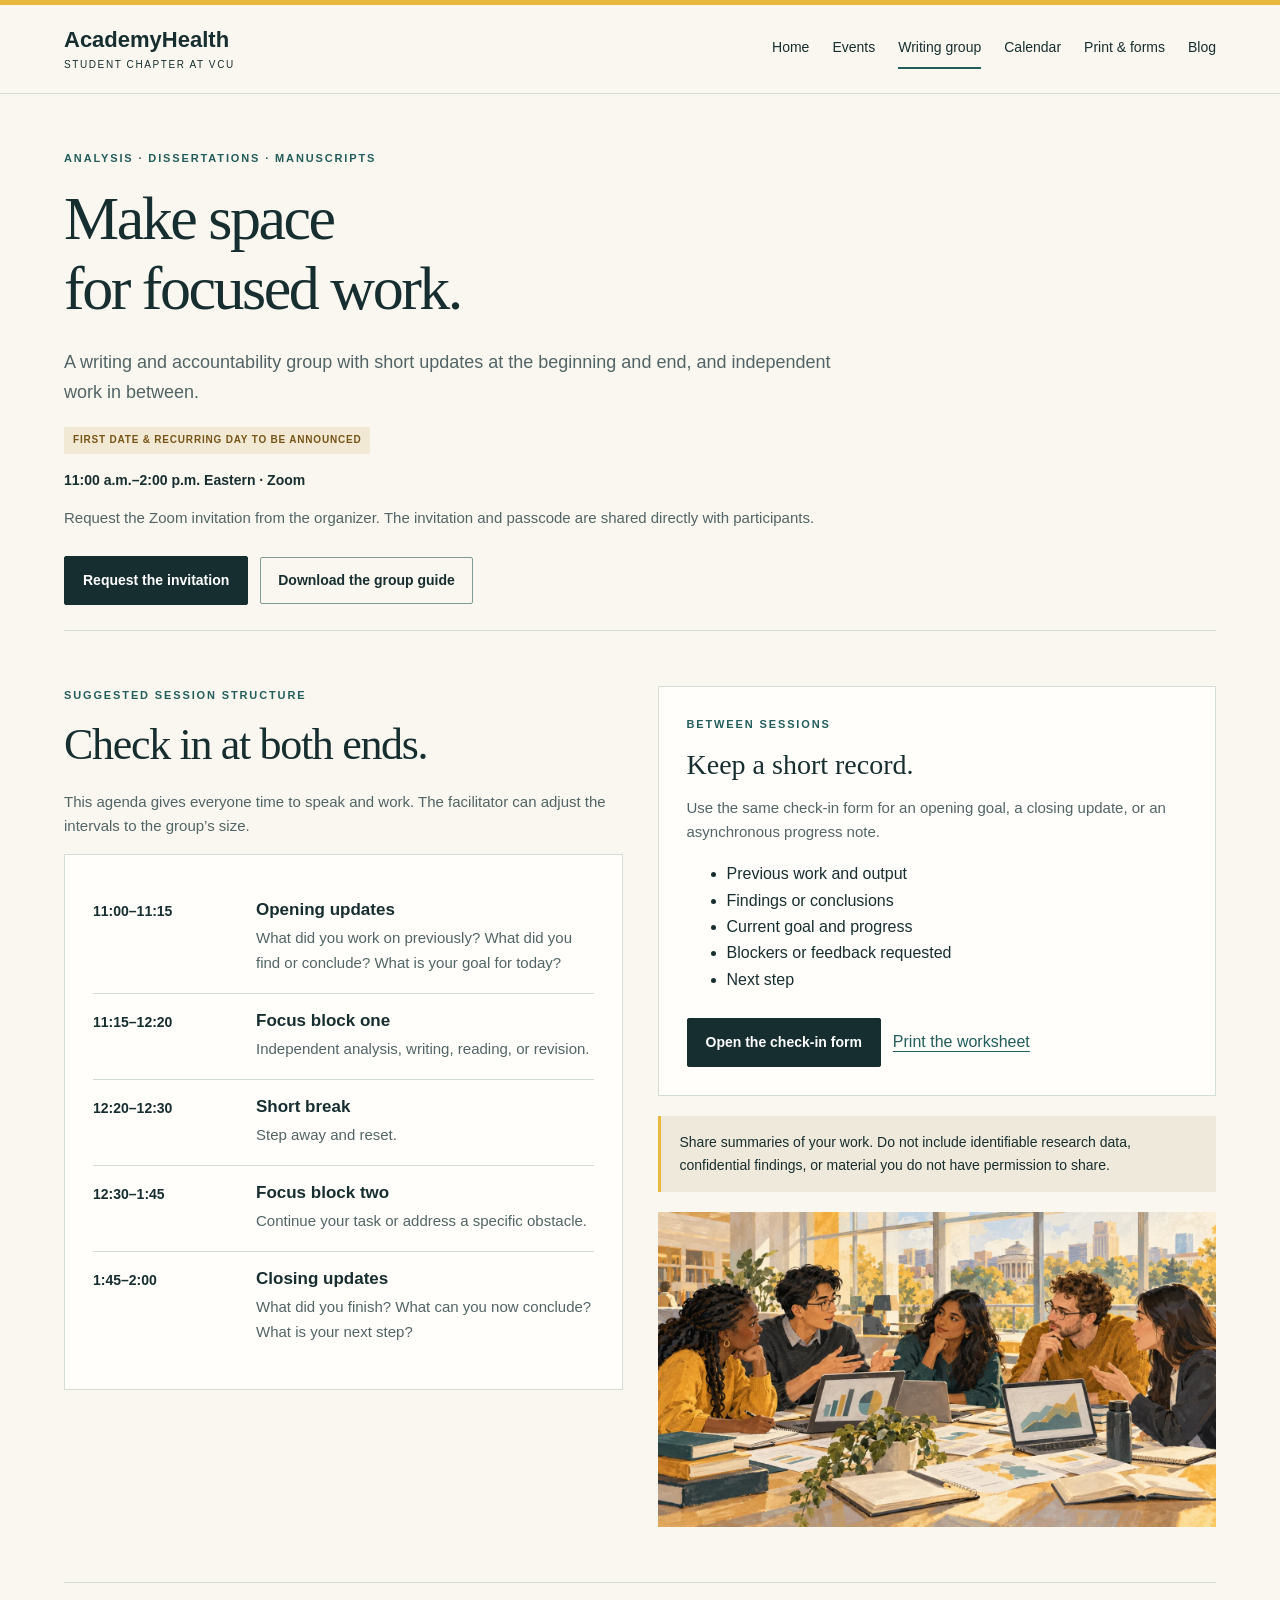
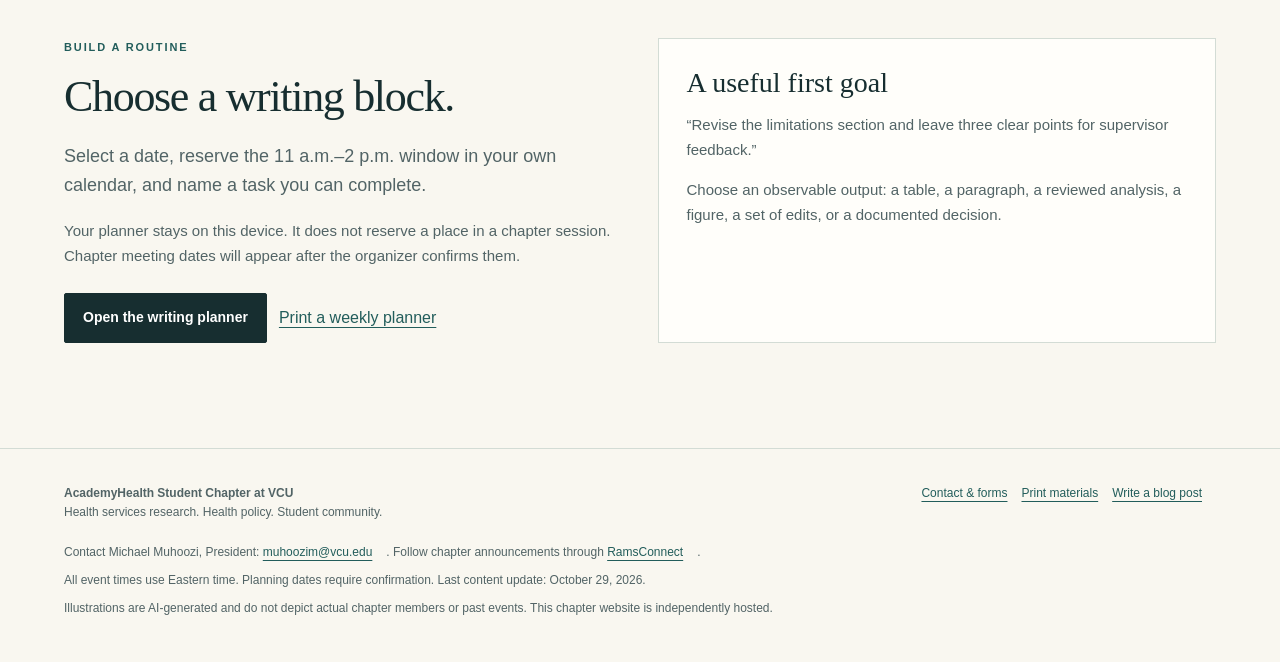
<file: writing.html>
<!doctype html>
<html lang="en"><head><meta charset="utf-8"><meta name="viewport" content="width=device-width,initial-scale=1"><meta name="description" content="Research, writing, health policy, and community. Explore AcademyHealth Student Chapter at VCU events, writing resources, and printable forms."><meta name="color-scheme" content="light"><title>Writing &amp; accountability group | AcademyHealth at VCU</title><link rel="icon" href="favicon.svg" type="image/svg+xml"><link rel="stylesheet" href="styles.css"><script src="site-data.js" defer></script><script src="calendar-utils.js" defer></script><script src="app.js" defer></script></head>
<body data-page="writing"><a class="skip" href="#main">Skip to content</a><div class="topline"></div><header><nav class="wrap nav" aria-label="Main navigation"><a class="brand" href="index.html">AcademyHealth<small>Student Chapter at VCU</small></a><button class="menu-toggle" type="button" aria-expanded="false" aria-controls="navlinks">Menu</button><div id="navlinks" class="navlinks"><a href="index.html">Home</a><a href="events.html">Events</a><a href="writing.html" aria-current="page">Writing group</a><a href="calendar.html">Calendar</a><a href="resources.html">Print & forms</a><a href="blog.html">Blog</a></div></nav></header>
<main id="main" class="wrap">
<section class="page-title"><p class="eyebrow">Analysis · dissertations · manuscripts</p><h1>Make space<br>for focused work.</h1><p class="intro">A writing and accountability group with short updates at the beginning and end, and independent work in between.</p><span class="status proposed">First date & recurring day to be announced</span><p class="event-meta">11:00 a.m.–2:00 p.m. Eastern · Zoom</p><p class="detail">Request the Zoom invitation from the organizer. The invitation and passcode are shared directly with participants.</p><div class="actions"><a class="button" href="forms.html?form=interest&event=writing#interest">Request the invitation</a><a class="button secondary" href="writing-group-guide.pdf">Download the group guide</a></div></section>
<section class="section two"><div><p class="eyebrow">Suggested session structure</p><h2>Check in at both ends.</h2><p class="detail">This agenda gives everyone time to speak and work. The facilitator can adjust the intervals to the group’s size.</p><div class="schedule"><div class="time-row"><strong>11:00–11:15</strong><div><h3>Opening updates</h3><p>What did you work on previously? What did you find or conclude? What is your goal for today?</p></div></div><div class="time-row"><strong>11:15–12:20</strong><div><h3>Focus block one</h3><p>Independent analysis, writing, reading, or revision.</p></div></div><div class="time-row"><strong>12:20–12:30</strong><div><h3>Short break</h3><p>Step away and reset.</p></div></div><div class="time-row"><strong>12:30–1:45</strong><div><h3>Focus block two</h3><p>Continue your task or address a specific obstacle.</p></div></div><div class="time-row"><strong>1:45–2:00</strong><div><h3>Closing updates</h3><p>What did you finish? What can you now conclude? What is your next step?</p></div></div></div></div><aside><div class="panel"><p class="eyebrow">Between sessions</p><h3>Keep a short record.</h3><p class="detail">Use the same check-in form for an opening goal, a closing update, or an asynchronous progress note.</p><ul><li>Previous work and output</li><li>Findings or conclusions</li><li>Current goal and progress</li><li>Blockers or feedback requested</li><li>Next step</li></ul><div class="actions"><a class="button" href="forms.html?form=progress#progress">Open the check-in form</a><a href="writing-check-in.pdf">Print the worksheet</a></div></div><div class="notice">Share summaries of your work. Do not include identifiable research data, confidential findings, or material you do not have permission to share.</div><img src="research-collaboration.webp" alt="Illustrated students working together on research." loading="lazy"></aside></section>
<section class="section"><div class="two"><div><p class="eyebrow">Build a routine</p><h2>Choose a writing block.</h2><p class="intro">Select a date, reserve the 11 a.m.–2 p.m. window in your own calendar, and name a task you can complete.</p><p class="detail">Your planner stays on this device. It does not reserve a place in a chapter session. Chapter meeting dates will appear after the organizer confirms them.</p><div class="actions"><a class="button" href="calendar.html#planner">Open the writing planner</a><a href="weekly-writing-planner.pdf">Print a weekly planner</a></div></div><div class="panel"><h3>A useful first goal</h3><p class="detail">“Revise the limitations section and leave three clear points for supervisor feedback.”</p><p class="detail">Choose an observable output: a table, a paragraph, a reviewed analysis, a figure, a set of edits, or a documented decision.</p></div></div></section>
</main><footer class="footer"><div class="wrap"><div class="footer-top"><div><strong>AcademyHealth Student Chapter at VCU</strong><br>Health services research. Health policy. Student community.</div><div><a href="forms.html">Contact & forms</a><a href="resources.html">Print materials</a><a href="editor.html">Write a blog post</a></div></div><p>Contact Michael Muhoozi, President: <a href="mailto:muhoozim@vcu.edu">muhoozim@vcu.edu</a>. Follow chapter announcements through <a href="https://ramsconnect.vcu.edu/club_signup" target="_blank" rel="noopener noreferrer">RamsConnect</a>.</p><p>All event times use Eastern time. Planning dates require confirmation. Last content update: October 29, 2026.</p><p>Illustrations are AI-generated and do not depict actual chapter members or past events. This chapter website is independently hosted.</p></div></footer></body></html>
</file>
<file: styles.css>
@charset "UTF-8";
:root{--ink:#172e30;--muted:#526466;--paper:#f9f7f0;--white:#fffefa;--teal:#225d5b;--gold:#e9b83e;--pale:#eee9da;--line:#d3dcd5;--warn:#785418;--serif:Georgia,'Times New Roman',serif}
*{box-sizing:border-box}html{scroll-behavior:smooth}body{margin:0;color:var(--ink);background:var(--paper);font:16px/1.65 Arial,Helvetica,sans-serif}a{color:var(--teal);text-underline-offset:4px}button,input,select,textarea{font:inherit}button,a,input,select,textarea{touch-action:manipulation}button{cursor:pointer}button:disabled{cursor:default;opacity:.65}a:focus-visible,button:focus-visible,input:focus-visible,select:focus-visible,textarea:focus-visible{outline:3px solid #d19713;outline-offset:4px}img{max-width:100%;display:block}h1,h2,h3,p{margin-top:0}h1,h2,h3{font-family:var(--serif);font-weight:400;line-height:1.13}h1{font-size:clamp(40px,5.7vw,76px);letter-spacing:-.04em;margin-bottom:25px}h2{font-size:clamp(30px,3.6vw,44px);letter-spacing:-.03em;margin-bottom:20px}h3{font-size:27px;margin-bottom:15px}.wrap{width:min(1170px,90%);margin:auto}.skip{position:absolute;top:-80px;left:15px;background:white;padding:10px;z-index:100}.skip:focus{top:0}.topline{height:5px;background:var(--gold)}header{background:var(--paper);border-bottom:1px solid var(--line)}.nav{display:flex;align-items:center;justify-content:space-between;gap:30px;padding:22px 0}.brand{text-decoration:none;color:var(--ink);font-size:22px;font-weight:700;line-height:1.15}.brand small{display:block;font-size:10px;font-weight:400;letter-spacing:.16em;text-transform:uppercase;margin-top:7px}.navlinks{display:flex;gap:23px;flex-wrap:wrap}.navlinks a{color:var(--ink);text-decoration:none;font-size:14px;padding:8px 0;border-bottom:2px solid transparent}.navlinks a[aria-current=page]{border-bottom-color:var(--teal)}.menu-toggle{display:none;background:none;border:1px solid var(--line);padding:8px 12px}.eyebrow{text-transform:uppercase;font-size:11px;letter-spacing:.17em;font-weight:bold;color:var(--teal);margin-bottom:16px}.hero{display:grid;grid-template-columns:1fr 1.04fr;gap:45px;padding:65px 0 55px;align-items:center}.hero .lead{font-size:19px;color:var(--muted);max-width:560px}.hero-image{margin:0;position:relative}.hero-image img{width:100%;aspect-ratio:1.16;object-fit:cover;border-radius:2px}.hero-image figcaption{font-size:10px;color:var(--muted);padding:8px 0}.actions{display:flex;flex-wrap:wrap;gap:12px;align-items:center;margin-top:25px}.button,button.primary{display:inline-flex;align-items:center;justify-content:center;gap:8px;background:var(--ink);border:1px solid var(--ink);color:white;text-decoration:none;padding:12px 18px;border-radius:2px;font-size:14px;min-height:46px;font-weight:600}.button:hover,button.primary:hover{background:var(--teal)}.button.secondary,button.secondary{background:transparent;color:var(--ink);border:1px solid #819b96;padding:11px 17px;text-decoration:none;border-radius:2px;min-height:45px;font-size:14px}.button.light{color:var(--ink);background:var(--gold);border-color:var(--gold)}.section{padding:55px 0;border-top:1px solid var(--line)}.section-head{display:flex;align-items:end;justify-content:space-between;gap:25px;margin-bottom:25px}.section-head h2{margin-bottom:0}.intro{font-size:18px;color:var(--muted);max-width:800px}.notice{background:#eee9da;border-left:3px solid var(--gold);padding:15px 19px;font-size:14px;color:var(--ink);margin:20px 0}.feature{display:grid;grid-template-columns:1fr 1fr;border:1px solid var(--line);background:var(--white)}.feature>img{width:100%;height:100%;object-fit:cover;aspect-ratio:1.35}.feature-content{padding:35px}.feature h3{font-size:34px}.status{display:inline-block;font-size:10px;letter-spacing:.08em;text-transform:uppercase;font-weight:bold;color:var(--teal);background:#e4eeE9;padding:5px 9px;border-radius:1px;margin-bottom:15px}.status.proposed{color:var(--warn);background:#f1e9d4}.event-meta{font-size:14px;font-weight:600;color:var(--ink)}.detail{color:var(--muted);font-size:15px}.link-arrow{font-size:14px;font-weight:600;white-space:nowrap}.three{display:grid;grid-template-columns:repeat(3,1fr);gap:28px}.tile{border-top:3px solid var(--gold);padding:23px 0 5px}.tile p{color:var(--muted);font-size:15px}.band{background:var(--ink);color:white;padding:45px;margin:20px 0}.band h2,.band p{color:white}.band p{max-width:700px}.band .eyebrow{color:#f0ca70}.two{display:grid;grid-template-columns:1fr 1fr;gap:35px}.page-title{padding:55px 0 25px;max-width:900px}.page-title h1{font-size:clamp(40px,5vw,62px)}.event-list{display:grid;grid-template-columns:1fr 1fr;gap:25px}.event-card{background:var(--white);border:1px solid var(--line);padding:28px;scroll-margin-top:20px}.event-card:target{border-color:var(--teal);outline:2px solid #c5d5c9}.event-card.featured{grid-column:1/-1;display:grid;grid-template-columns:1fr 300px;gap:35px}.event-card.featured img{width:100%;max-height:310px;object-fit:cover}.event-card .actions{margin-top:18px}.event-card .button{padding:10px 13px;font-size:13px}.event-date{font-size:15px;line-height:1.6;font-weight:600}.chips{display:flex;gap:8px;margin:10px 0 25px;flex-wrap:wrap}.chips button{border:1px solid #8d9f99;padding:7px 13px;background:transparent;color:var(--ink);border-radius:20px;font-size:13px}.chips button[aria-pressed=true]{background:var(--ink);color:white;border-color:var(--ink)}.schedule{background:var(--white);border:1px solid var(--line);padding:28px}.time-row{display:grid;grid-template-columns:145px 1fr;gap:18px;padding:17px 0;border-bottom:1px solid var(--line)}.time-row:last-child{border:0}.time-row strong{font-size:14px}.time-row p{margin:0;color:var(--muted);font-size:15px}.time-row h3{font-family:Arial,sans-serif;font-size:17px;font-weight:bold;margin:0 0 7px}.flow-number{font-size:12px;color:var(--teal);font-weight:bold}.panel{background:var(--white);border:1px solid var(--line);padding:28px}.panel h3{font-size:28px}.form-grid{display:grid;grid-template-columns:1fr 1fr;gap:18px}.full{grid-column:1/-1}label{display:block;font-size:14px;font-weight:600;margin-bottom:6px}input,select,textarea{display:block;width:100%;padding:10px 11px;border:1px solid #8a9f98;border-radius:2px;background:#fff;color:var(--ink);min-height:45px}textarea{resize:vertical;min-height:95px}input[type=checkbox]{width:18px;min-height:18px;display:inline-block;margin:0 9px 0 0}.check{display:flex;align-items:flex-start;font-weight:400;font-size:13px}.field-help,.small{font-size:12px;color:var(--muted);margin:6px 0 0}.feedback{font-size:14px;min-height:25px;margin-top:15px}.success{color:#1b6553}.error{color:#9b2e2e}.calendar-toolbar{display:flex;align-items:center;justify-content:space-between;gap:15px;padding:20px 0}.calendar-toolbar h2{font-size:30px;margin:0}.calendar-toolbar button{border:1px solid var(--line);background:var(--white);padding:8px 15px;color:var(--ink)}.calendar{display:grid;grid-template-columns:repeat(7,1fr);border-left:1px solid var(--line);border-top:1px solid var(--line);background:var(--white)}.weekday{font-size:11px;font-weight:bold;text-align:center;background:var(--pale);padding:10px}.day{border-right:1px solid var(--line);border-bottom:1px solid var(--line);min-height:115px;padding:9px;min-width:0}.day.empty{background:#f0eee6}.day-number{font-size:13px;font-weight:600}.day.today .day-number{display:inline-block;background:var(--teal);color:white;border-radius:30px;min-width:25px;text-align:center}.cal-event{display:block;background:#e1eee7;color:#174944;font-size:11px;padding:5px 6px;line-height:1.35;margin-top:7px;text-decoration:none;border-left:2px solid var(--teal);overflow-wrap:anywhere}.cal-event.proposed{background:#f6ecd1;border-color:#b38525;color:#6b4f13}.cal-event.personal{background:#e5e8f4;border-color:#536db7;color:#334782}.legend{display:flex;gap:20px;flex-wrap:wrap;font-size:12px;margin:17px 0 28px}.legend span:before{content:'';display:inline-block;width:10px;height:10px;background:#226459;margin-right:6px}.legend span:nth-child(2):before{background:#c19b3b}.legend span:nth-child(3):before{background:#536db7}.block-list{list-style:none;padding:0;margin:15px 0}.block-list li{display:flex;justify-content:space-between;align-items:center;gap:12px;border-bottom:1px solid var(--line);padding:12px 0;font-size:14px}.block-list button{background:none;border:1px solid var(--line);font-size:12px;padding:6px;color:var(--ink)}.document{display:flex;gap:22px;border-top:1px solid var(--line);padding:25px 0;align-items:center}.document h3{font-size:24px;margin:0 0 8px}.document p{font-size:14px;color:var(--muted);margin:0 0 12px}.document .qr{width:100px;height:100px;flex-shrink:0;background:white;border:1px solid var(--line);padding:5px}.qr-note{font-size:12px;color:var(--warn)}.form-tabs{display:flex;gap:0;border-bottom:1px solid #94a7a0;margin:20px 0 25px;flex-wrap:wrap}.form-tabs button{padding:13px 18px;background:transparent;border:0;border-bottom:3px solid transparent;color:var(--ink)}.form-tabs button[aria-selected=true]{border-color:var(--teal);font-weight:bold}.form-pane[hidden]{display:none}.people{display:grid;grid-template-columns:repeat(4,1fr);gap:22px}.person{border-top:2px solid var(--gold);padding-top:18px}.person strong{display:block;font-size:17px}.person span{font-size:13px;color:var(--muted)}.post{max-width:780px;padding-bottom:35px}.post h2{font-size:40px}.post p{font-size:17px;color:#354d4e}.post-meta{font-size:12px!important;color:var(--muted)!important}.editor-preview{border:1px solid var(--line);padding:25px;margin-top:25px;white-space:pre-wrap;overflow-wrap:anywhere}.empty-state{padding:25px;background:var(--pale);border:1px dashed #a2b0a8}.footer{border-top:1px solid var(--line);padding:35px 0;margin-top:50px;color:var(--muted);font-size:12px}.footer-top{display:flex;justify-content:space-between;gap:30px;margin-bottom:20px}.footer a{margin-right:14px}.footer p{max-width:850px;margin:8px 0}.icon{width:24px;height:24px}.print-only{display:none}[hidden]{display:none!important}
@media(max-width:900px){.nav{gap:20px;align-items:flex-start}.navlinks{gap:13px}.hero{gap:25px}.three{gap:20px}.feature-content{padding:25px}.event-card.featured{grid-template-columns:1fr 230px}.people{grid-template-columns:1fr 1fr}.calendar .day{padding:5px;min-height:95px}.cal-event{font-size:10px;padding:3px}.time-row{grid-template-columns:120px 1fr}}
@media(max-width:650px){.wrap{width:90%}.nav{padding:18px 0;position:relative;align-items:center}.brand{font-size:20px}.menu-toggle{display:block}.navlinks{display:none;position:absolute;top:77px;left:-5.5%;width:111%;background:var(--paper);padding:20px 5%;z-index:20;border-bottom:1px solid var(--line)}.navlinks.open{display:flex;flex-direction:column;gap:5px}.navlinks a{padding:9px 0}.hero{grid-template-columns:1fr;padding-top:35px;gap:27px}.hero-image img{aspect-ratio:1.65}.hero .lead{font-size:17px}.section{padding:36px 0}.section-head{align-items:flex-start;flex-direction:column;gap:10px}.three,.two,.feature,.event-list,.form-grid{grid-template-columns:1fr}.feature>img{max-height:250px}.feature h3{font-size:30px}.band{padding:28px}.event-card.featured{grid-template-columns:1fr;gap:20px}.event-card.featured img{max-height:220px;object-position:50% 35%}.page-title{padding-top:35px}.form-grid .full{grid-column:auto}.calendar-toolbar h2{font-size:25px}.day{min-height:85px!important}.cal-event{font-size:9px!important;padding:3px!important}.weekday{padding:7px 0;font-size:10px}.calendar .day-number{font-size:11px}.time-row{grid-template-columns:1fr;gap:5px}.document{gap:15px;align-items:flex-start}.document .qr{width:75px;height:75px}.document h3{font-size:22px}.footer-top{flex-direction:column;gap:10px}.form-tabs button{padding:10px;font-size:13px}.panel,.schedule{padding:20px}.people{gap:18px}.post h2{font-size:33px}}
@media print{body{background:white;color:black;font-size:11pt}.topline,header,.footer,.no-print,button,.actions,.form-tabs{display:none!important}.wrap{width:100%}.page-title{padding:0 0 15px}h1{font-size:28pt!important}h2{font-size:22pt!important}h3{font-size:16pt!important}.hero{padding:0}.section{padding:20px 0}.two,.three,.event-list,.form-grid{display:block}.panel,.event-card,.time-row{break-inside:avoid;margin-bottom:18px}.hero-image{max-width:300px}.print-only{display:block}.form-pane[hidden]{display:none}.form-pane{display:block}input,textarea{border:1px solid #888}.calendar .day{min-height:70px}.notice{border-left:2px solid #888;background:white}.post{max-width:none}}
</file>
